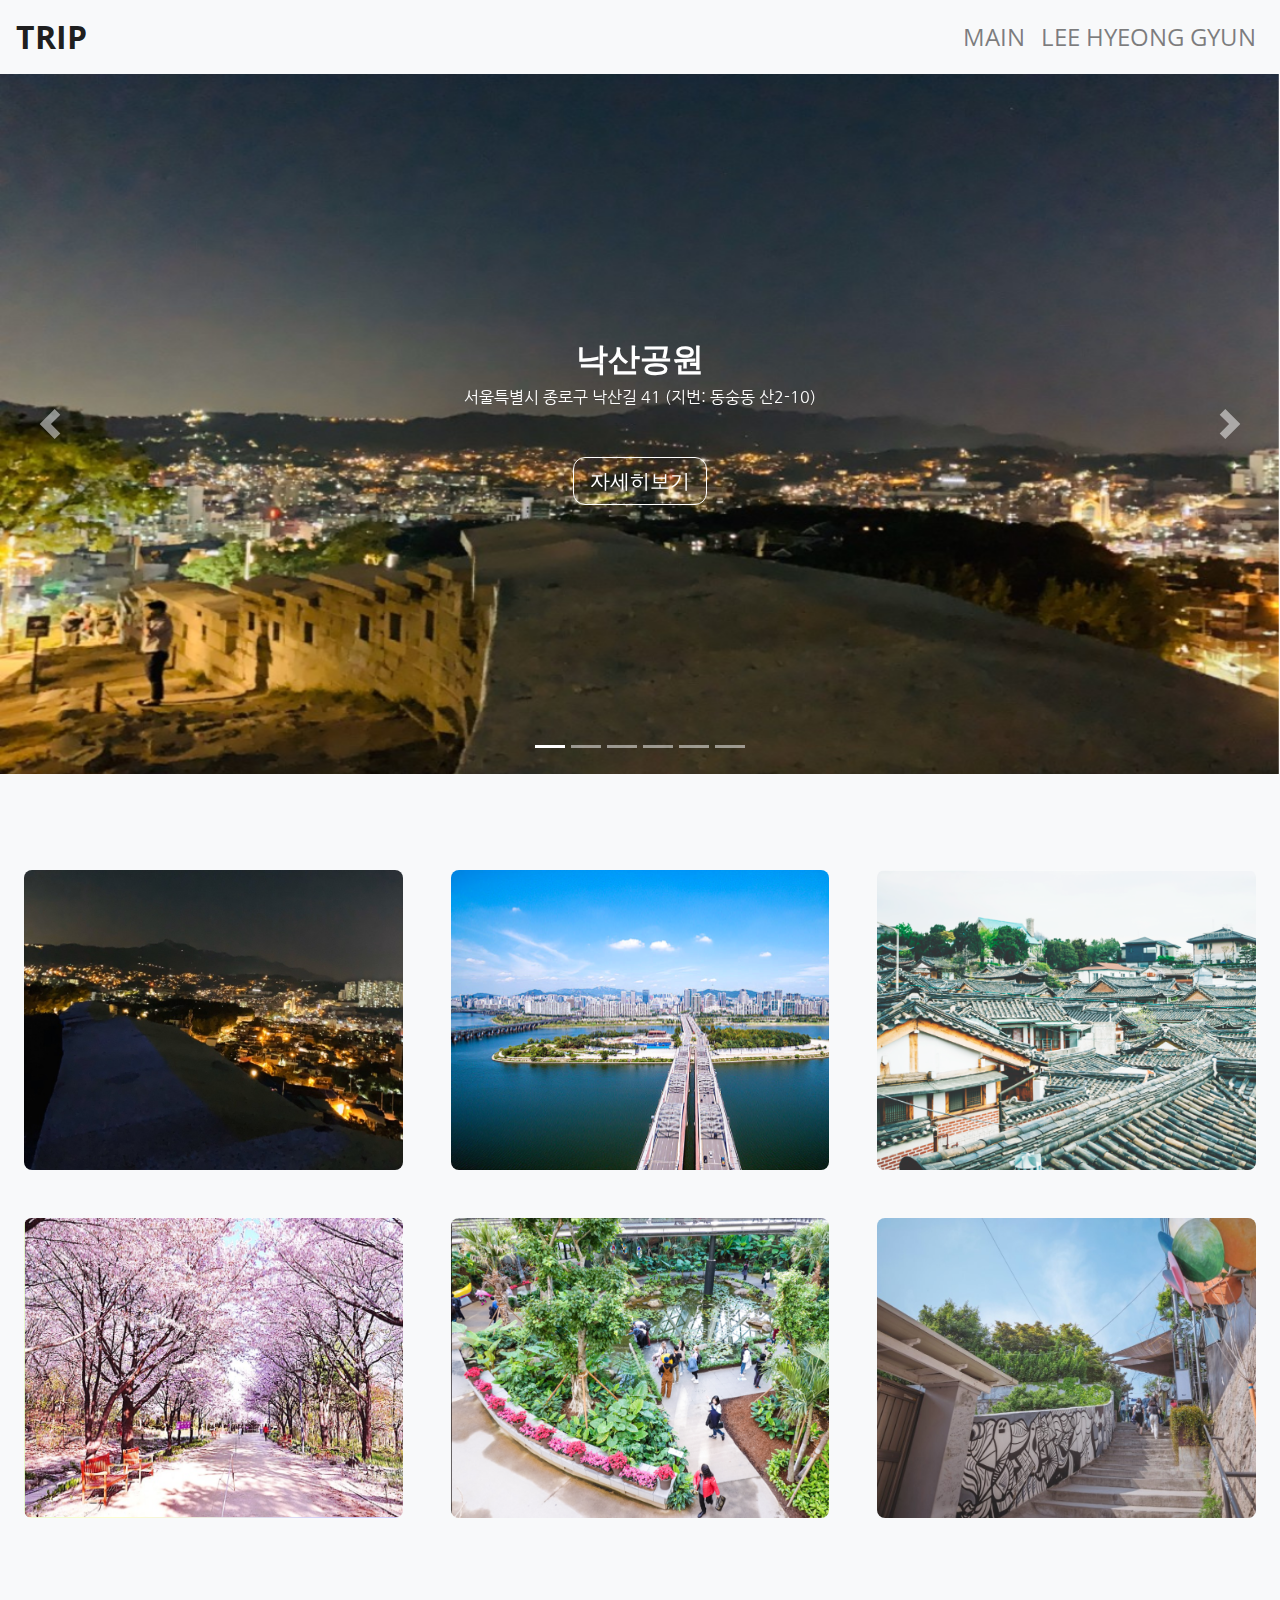
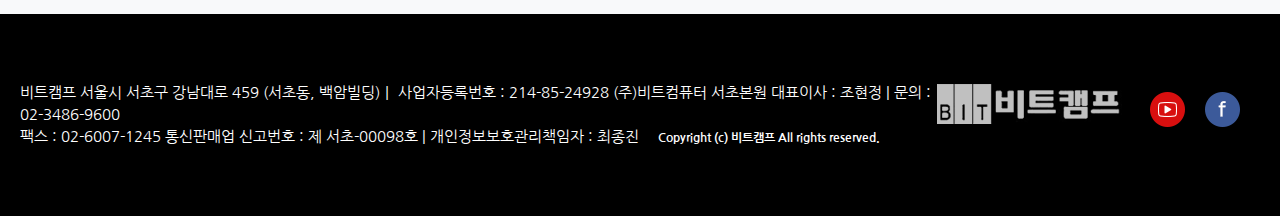
<file: index.html>
<!DOCTYPE html>
<html lang="en">

<head>
  <meta charset="UTF-8">
  <meta name="viewport" content="width=device-width, initial-scale=1.0">
  <link href="https://fonts.googleapis.com/css2?family=Open+Sans+Condensed:ital,wght@0,300;0,700;1,300&display=swap"
    rel="stylesheet">
  <title>Trip</title>
  <link href="fontawesome-free-5.13.0-web/css/fontawesome.css" rel="stylesheet">
  <link href="fontawesome-free-5.13.0-web/css/brands.css" rel="stylesheet">
  <link href="fontawesome-free-5.13.0-web/css/solid.css" rel="stylesheet">
  <link href="https://fonts.googleapis.com/css2?family=Nanum+Gothic&display=swap" rel="stylesheet">

</head>

<body class="scroll-assist">
<div id="#top">

  <div class="navsize">
    <nav class="navbar navbar-expand-lg navbar-light bg-light fixed-top">
      <a class="navbar-brand" href="index.html">TRIP</a>
      <button class="navbar-toggler" type="button" data-toggle="collapse" data-target="#navbarSupportedContent"
        aria-controls="navbarSupportedContent" aria-expanded="false" aria-label="Toggle navigation">
        <span class="navbar-toggler-icon"></span>
      </button>

      <div class="collapse navbar-collapse" id="navbarSupportedContent">
        <ul class="navbar-nav ml-auto">
          <li class="nav-item">
            <a class="nav-link" href="index.html">MAIN</a>
          </li>
          <li class="nav-item">
            <a class="nav-link" href="personal_hyeonggyun.html">LEE HYEONG GYUN</a>
          </li>
      </div>
    </nav>
  </div>

  <div class="main-container">
    <div id="carouselExampleIndicators" class="carousel slide" data-ride="carousel">
      <ol class="carousel-indicators">
        <li data-target="#carouselExampleIndicators" data-slide-to="0" class="active"></li>
        <li data-target="#carouselExampleIndicators" data-slide-to="1"></li>
        <li data-target="#carouselExampleIndicators" data-slide-to="2"></li>
        <li data-target="#carouselExampleIndicators" data-slide-to="3"></li>
        <li data-target="#carouselExampleIndicators" data-slide-to="4"></li>
        <li data-target="#carouselExampleIndicators" data-slide-to="5"></li>
      </ol>
      <div class="carousel-inner">
        <div class="carousel-item active">
          <a class="main-title" href="Sub1page.html">
            <img class="d-block w-100" src="project_images/낙산공원01.PNG" alt="First slide">
            <div class="carousel-caption d-none d-md-block">
              <h2 class="title-text">낙산공원</h2>
              <p class="subtitle-text">서울특별시 종로구 낙산길 41 (지번: 동숭동 산2-10)</p>
              <div class="btn btn-lg mt32 btn-white">
                자세히보기
              </div>
            </div>
          </a></div>
        <div class="carousel-item">
          <a class="main-title" href="Sub2page.html">
            <img class="d-block w-100" src="project_images/노들섬01.PNG" alt="Second slide">
            <div class="carousel-caption d-none d-md-block">
              <h2 class="title-text">노들섬</h2>
              <p class="subtitle-text">서울특별시 용산구 양녕로 445 (지번: 이촌동 302의 6)</p>
              <div class="btn btn-lg mt32 btn-white">
                자세히보기
              </div>
            </div>
          </a></div>
        <div class="carousel-item">
          <a class="main-title" href="Sub3page.html">
            <img class="d-block w-100" src="project_images/북촌한옥마을01.PNG" alt="Third slide">
            <div class="carousel-caption d-none d-md-block">
              <h2 class="title-text">북촌 한옥마을</h2>
              <p class="subtitle-text">서울특별시 종로구 계동길 37 (지번 : 계동 105 북촌문화센터)</p>
              <div class="btn btn-lg mt32 btn-white">
                자세히보기
              </div>
            </div>
          </a></div>
        <div class="carousel-item">
          <a class="main-title" href="Sub4page.html">
            <img class="d-block w-100" src="project_images/서울숲05.PNG" alt="Fourth slide">
            <div class="carousel-caption d-none d-md-block">
              <h2 class="title-text">서울숲</h2>
              <p class="subtitle-text">서울 성동구 뚝섬로 273 (지번 : 성수동1가 685-1) </p>
              <div class="btn btn-lg mt32 btn-white">
                자세히보기
              </div>
            </div>
          </a></div>
          <div class="carousel-item">
            <a class="main-title" href="Sub5page.html">
              <img class="d-block w-100" src="project_images/서울식물원04.PNG" alt="Fifth slide">
              <div class="carousel-caption d-none d-md-block">
                <h2 class="title-text">서울식물원</h2>
                <p class="subtitle-text">서울 강서구 마곡동로 161 서울식물원 (지번: 마곡동 812 서울식물원)</p>
                <div class="btn btn-lg mt32 btn-white">
                  자세히보기
                </div>
              </div>
            </a></div>
            <div class="carousel-item">
              <a class="main-title" href="Sub6page.html">
                <img class="d-block w-100" src="project_images/이화마을02.PNG" alt="Sixth slide">
                <div class="carousel-caption d-none d-md-block">
                  <h2 class="title-text">이화벽화마을</h2>
                  <p class="subtitle-text">서울 종로구 이화장길 70-11 (지번: 동숭동 199-10)</p>
                  <div class="btn btn-lg mt32 btn-white">
                    자세히보기
                  </div>
                </div>
              </a></div>
      </div>
      <a class="carousel-control-prev" href="#carouselExampleIndicators" role="button" data-slide="prev">
        <span class="carousel-control-prev-icon" aria-hidden="true"></span>
        <span class="sr-only">Previous</span>
      </a>
      <a class="carousel-control-next" href="#carouselExampleIndicators" role="button" data-slide="next">
        <span class="carousel-control-next-icon" aria-hidden="true"></span>
        <span class="sr-only">Next</span>
      </a>
    </div>
    
    <section class="page-section portfolio" id="portfolio">
      <div class="container">

        <!-- Portfolio Grid Items-->
        <div class="row">
          <!-- Portfolio Item 1-->
          <a href="Sub1page.html">
          <div class="col-md-6 col-lg-4 mb-5">
            <div class="portfolio-item mx-auto" data-toggle="modal" data-target="#portfolioModal1">
              <div class="portfolio-item-caption d-flex align-items-center justify-content-center h-100 w-100">
                <div class="portfolio-item-caption-content text-center text-white"><i class="fas fa-plus fa-3x"></i>
                </div>
              </div>
              <img class="img-fluid" src="project_images/낙산공원05.PNG" alt="" />
            </div>
          </a></div>
          <!-- Portfolio Item 2-->
          <a href="Sub2page.html">
          <div class="col-md-6 col-lg-4 mb-5">
            <div class="portfolio-item mx-auto" data-toggle="modal" data-target="#portfolioModal2">
              <div class="portfolio-item-caption d-flex align-items-center justify-content-center h-100 w-100">
                <div class="portfolio-item-caption-content text-center text-white"><i class="fas fa-plus fa-3x"></i>
                </div>
              </div>
              <img class="img-fluid" src="project_images/노들섬05.PNG" alt="" />
            </div>
          </a></div>
          <!-- Portfolio Item 3-->
          <a href="Sub3page.html">
          <div class="col-md-6 col-lg-4 mb-5">
            <div class="portfolio-item mx-auto" data-toggle="modal" data-target="#portfolioModal3">
              <div class="portfolio-item-caption d-flex align-items-center justify-content-center h-100 w-100">
                <div class="portfolio-item-caption-content text-center text-white"><i class="fas fa-plus fa-3x"></i>
                </div>
              </div>
              <img class="img-fluid" src="project_images/북촌한옥마을02.PNG" alt="" />
            </div>
          </a></div>
          <!-- Portfolio Item 4-->
          <a href="Sub4page.html">
          <div class="col-md-6 col-lg-4 mb-5 mb-lg-0">
            <div class="portfolio-item mx-auto" data-toggle="modal" data-target="#portfolioModal4">
              <div class="portfolio-item-caption d-flex align-items-center justify-content-center h-100 w-100">
                <div class="portfolio-item-caption-content text-center text-white"><i class="fas fa-plus fa-3x"></i>
                </div>
              </div>
              <img class="img-fluid" src="project_images/서울숲06.PNG" alt="" />
            </div>
          </a></div>
          <!-- Portfolio Item 5-->
          <a href="Sub5page.html">
          <div class="col-md-6 col-lg-4 mb-5 mb-md-0">
            <div class="portfolio-item mx-auto" data-toggle="modal" data-target="#portfolioModal5">
              <div class="portfolio-item-caption d-flex align-items-center justify-content-center h-100 w-100">
                <div class="portfolio-item-caption-content text-center text-white"><i class="fas fa-plus fa-3x"></i>
                </div>
              </div>
              <img class="img-fluid" src="project_images/서울식물원01.PNG" alt="" />
            </div>
          </a></div>
          <!-- Portfolio Item 6-->
          <a href="Sub6page.html">
          <div class="col-md-6 col-lg-4">
            <div class="portfolio-item mx-auto" data-toggle="modal" data-target="#portfolioModal6">
              <div class="portfolio-item-caption d-flex align-items-center justify-content-center h-100 w-100">
                <div class="portfolio-item-caption-content text-center text-white"><i class="fas fa-plus fa-3x"></i>
                </div>
              </div>
              <img class="img-fluid" src="project_images/이화벽화마을01.PNG" alt="" />
            </div>
          </a></div>
        </div>
      </div>
    </section>


    <footer>
      <div class="footer">
        <div id="logo">
          <a href="https://www.facebook.com/www.bitacademy.net">
            <img id="fblogo" src="logos/sns_btn(f).png"></a>
          <a href="https://www.youtube.com/channel/UC7x4kHikdrv-UWoIeUzXDNw">
            <img id="ytlogo" src="logos/sns_btn3(y).png"></a>
          <img id="bitlogo" src="logos/footer-logo.png">
        </div>
      <p class="footertext" style="font-size:11pt">
        비트캠프 서울시 서초구 강남대로 459 (서초동, 백암빌딩)｜ 사업자등록번호 : 214-85-24928   
        (주)비트컴퓨터 서초본원 대표이사 : 조현정 | 문의 : 02-3486-9600 <br> 팩스 : 02-6007-1245
        통신판매업 신고번호 : 제 서초-00098호 | 개인정보보호관리책임자 : 최종진
        <strong style="font-size: 9pt; margin-left: 15px;">Copyright (c) 비트캠프 All rights reserved.</strong>
      </p>
      </div>
    </footer>

  </div>
</div>
</div>
<link href="styles.css" rel="stylesheet" />
<link rel="stylesheet" href="Main.css">
<!-- Bootstrap core JS-->
<script src="https://cdnjs.cloudflare.com/ajax/libs/jquery/3.4.1/jquery.min.js"></script>
<script src="js/bootstrap.bundle.min.js"></script>
</body>
</html>
</file>
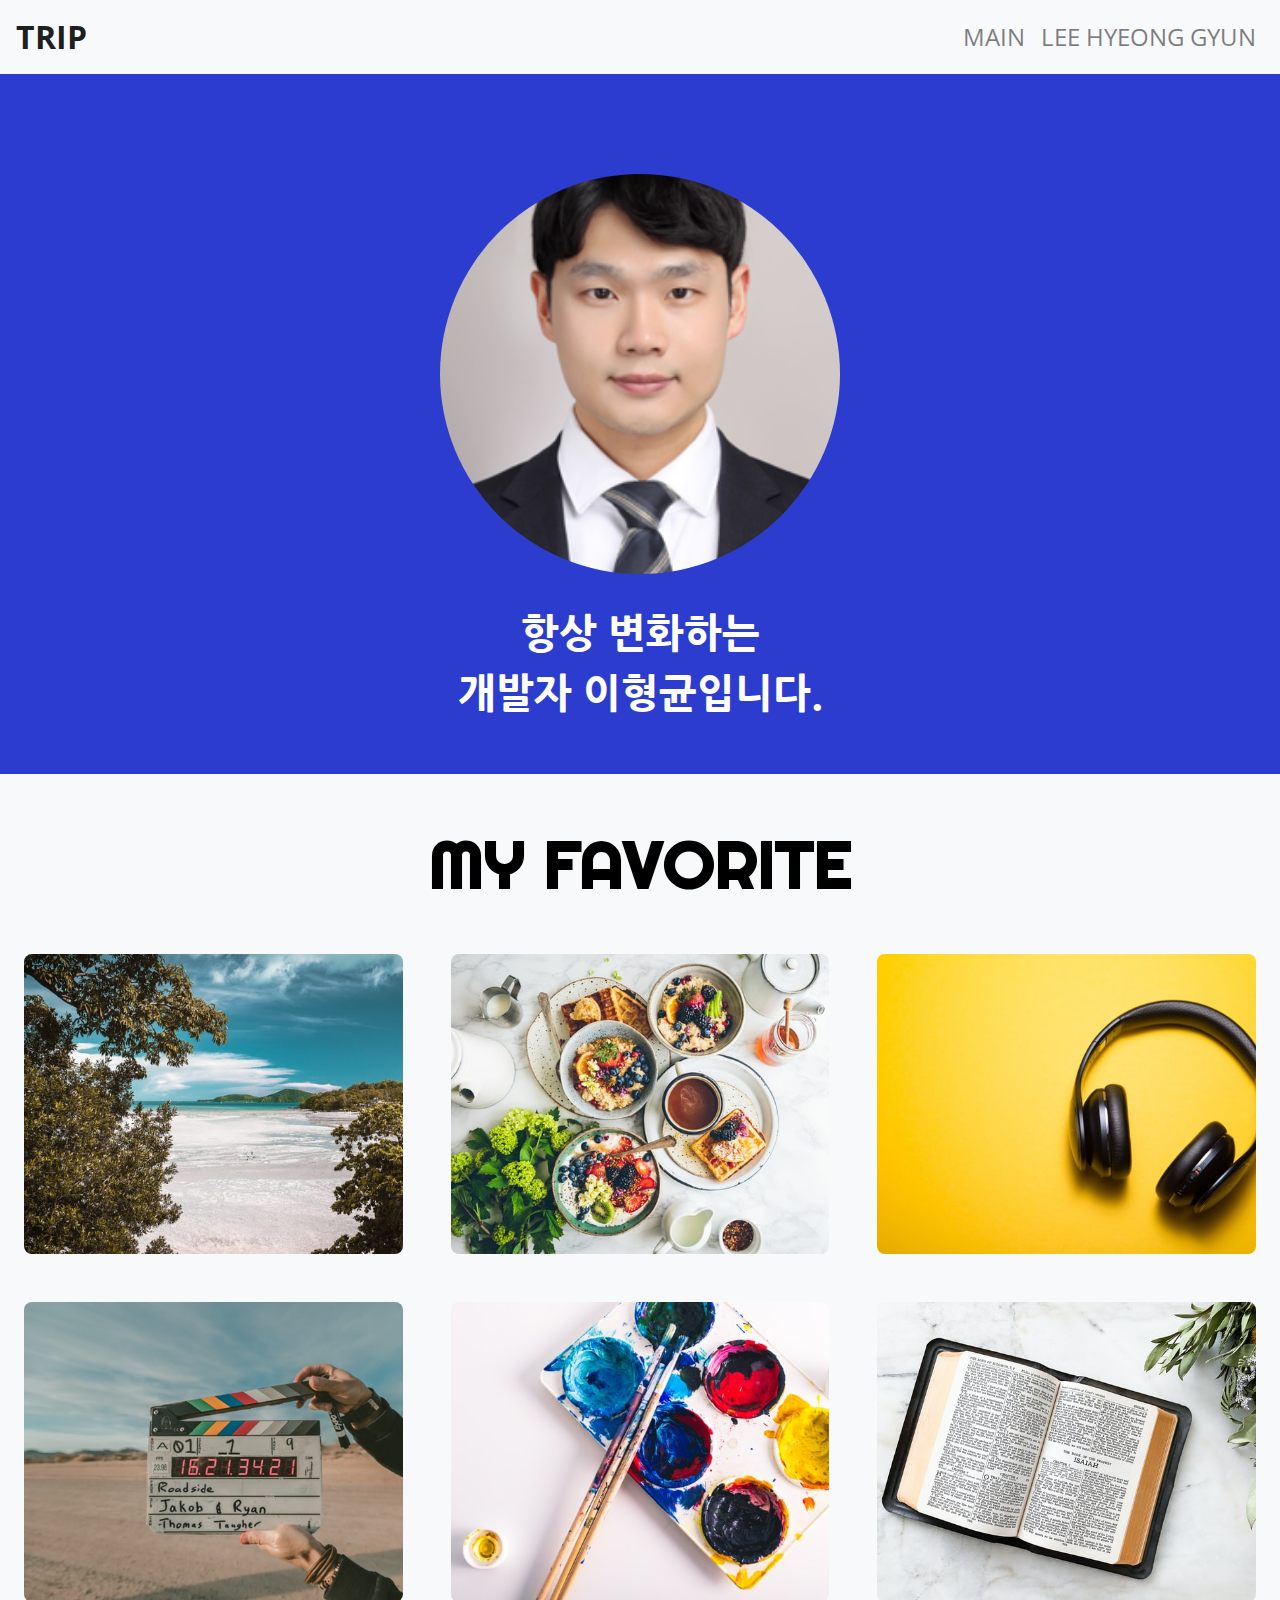
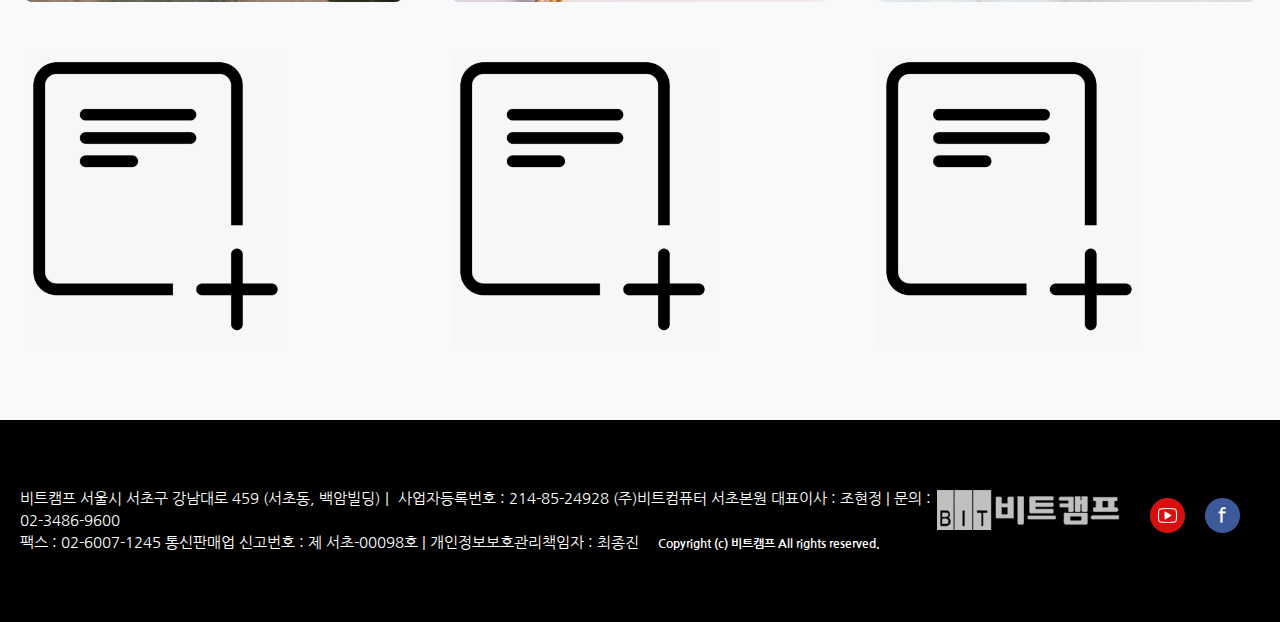
<file: personal_hyeonggyun.html>
<!DOCTYPE html>
<html lang="en">

<head>
  <meta charset="UTF-8">
  <meta name="viewport" content="width=device-width, initial-scale=1.0">
  <link href="https://fonts.googleapis.com/css2?family=Open+Sans+Condensed:ital,wght@0,300;0,700;1,300&display=swap"
    rel="stylesheet">
  <title>Trip</title>
  <link rel="stylesheet" href="https://stackpath.bootstrapcdn.com/bootstrap/4.1.3/css/bootstrap.min.css">
  <link href="fontawesome-free-5.13.0-web/css/fontawesome.css" rel="stylesheet">
  <link href="fontawesome-free-5.13.0-web/css/brands.css" rel="stylesheet">
  <link href="fontawesome-free-5.13.0-web/css/solid.css" rel="stylesheet">
  <link href="https://fonts.googleapis.com/css2?family=Nanum+Gothic&display=swap" rel="stylesheet">
  <link href="https://fonts.googleapis.com/css2?family=Righteous&display=swap" rel="stylesheet">
  <script src="http://code.jquery.com/jquery-1.11.1.min.js"></script>

</head>
<script>
  $(document).ready(function(){
    $('.col-md-6 col-lg-4 mb-5').click(function(){
        var $href = $(this).attr('href');
        layer_popup($href);
    });
  })

    function layer_popup(el){

        var $el = $(el);        //레이어의 id를 $el 변수에 저장

        $el.fadeIn();

        var $elWidth = ~~($el.outerWidth()),
            $elHeight = ~~($el.outerHeight()),
            docWidth = $(document).width(),
            docHeight = $(document).height();

        // // 화면의 중앙에 레이어를 띄운다.
        // if ($elHeight < docHeight || $elWidth < docWidth) {
        //     $el.css({
        //         marginTop: -$elHeight /2,
        //         marginLeft: -$elWidth/2
        //     })
        // } else {
        //     $el.css({top: 0, left: 0});
        // }
        ($el).css( {left:$(window).scrollLeft() + ($(window).width() - $($el).width()) / 2 });
        ($el).css( {top:$(window).scrollTop() + ($(window).height() - $($el).height()) / 2 });



        $el.find('a.btn-layerClose').click(function(){
            $el.fadeOut(); // 닫기 버튼을 클릭하면 레이어가 닫힌다.
            return false;
        });

        $('.layer .dimBg').click(function(){
            $('.dim-layer').fadeOut();
            return false;
        });

    }


</script>

<body class="scroll-assist">
<div id="#top">

  <div class="navsize">
    <nav class="navbar navbar-expand-lg navbar-light bg-light fixed-top">
      <a class="navbar-brand" href="index.html">TRIP</a>
      <button class="navbar-toggler" type="button" data-toggle="collapse" data-target="#navbarSupportedContent"
        aria-controls="navbarSupportedContent" aria-expanded="false" aria-label="Toggle navigation">
        <span class="navbar-toggler-icon"></span>
      </button>

      <div class="collapse navbar-collapse" id="navbarSupportedContent">
        <ul class="navbar-nav ml-auto">
          <li class="nav-item">
            <a class="nav-link" href="index.html">MAIN</a>
          </li>
          <li class="nav-item">
            <a class="nav-link" href="personal_hyeonggyun.html">LEE HYEONG GYUN</a>
          </li>
      </div>
    </nav>
  </div>

  
  <div class="main-container">
    <div id="profile" style="background-color: #2c3cce">
      <div id="propic">
        <!-- 자신의 프로필사진 경로를 아래에 입력 -->
        <img id="selfi" src="images/hyeong.jpg">
      </div>
      <p id="profiletext" style="font-size: 15pt; font-weight: bolder;"> 
        <strong style="font-size: 30pt;">항상 변화하는<br>개발자 이형균입니다.</strong>
    </div>
    <div>
      <h1 ID="favor">MY FAVORITE</h1>
    </div>

    <section class="page-section portfolio" id="portfolio">
      <div class="container">
        <!-- 자신의 취향 입력(6개) -->
        <!-- Portfolio Grid Items-->
        <div class="row">
          <!-- Portfolio Item 1-->
          <div class="col-md-6 col-lg-4 mb-5">
            <a href="javascript:layer_popup(layer1);">
            <div class="portfolio-item mx-auto" data-toggle="modal" data-target="#portfolioModal1">
              <div class="portfolio-item-caption d-flex align-items-center justify-content-center h-100 w-100">
                <div class="portfolio-item-caption-content text-center text-white">
                  <p style="font-weight: bold">좋아하는 장소</p>
                  <p style="font-size: 13pt;">낙산공원</p>
                  
                </div>
              </div>
                <img class="img-fluid" src="images/place2.jpg" alt=""/>
            </div>
            </a>
          </div>

          <!-- Portfolio Item 2-->
          <div class="col-md-6 col-lg-4 mb-5">
            <a href="javascript:layer_popup(layer2);">
            <div class="portfolio-item mx-auto" data-toggle="modal" data-target="#portfolioModal2">
              <div class="portfolio-item-caption d-flex align-items-center justify-content-center h-100 w-100">
                <div class="portfolio-item-caption-content text-center text-white">
                  <p style="font-weight: bold">좋아하는 음식</p>
                  <p style="font-size: 13pt;">치킨</p>
                </div>
              </div>
              <img class="img-fluid" src="images/food.jpg" alt="" />
            </div>
          </a>
          </div>

          <!-- Portfolio Item 3-->
          <div class="col-md-6 col-lg-4 mb-5">
            <a href="javascript:layer_popup(layer3);">
            <div class="portfolio-item mx-auto" data-toggle="modal" data-target="#portfolioModal3">
              <div class="portfolio-item-caption d-flex align-items-center justify-content-center h-100 w-100">
                <div class="portfolio-item-caption-content text-center text-white">
                  <p style="font-weight: bold">좋아하는 음악</p>
                  <p style="font-size: 13pt;">유재하 - 사랑하기 때문에</p>
                </div>
              </div>
              <img class="img-fluid" src="images/music.jpg" alt="" />
            </div>
          </a>
          </div>
          <!-- Portfolio Item 4-->
          <div class="col-md-6 col-lg-4 mb-5">
            <a href="javascript:layer_popup(layer4);">
            <div class="portfolio-item mx-auto" data-toggle="modal" data-target="#portfolioModal4">
              <div class="portfolio-item-caption d-flex align-items-center justify-content-center h-100 w-100">
                <div class="portfolio-item-caption-content text-center text-white">
                  <p style="font-weight: bold">좋아하는 영화</p>
                  <p style="font-size: 13pt;">사랑의 블랙홀</p>
                </div>
              </div>
              <img class="img-fluid" src="images/movie.jpg" alt="" />
            </div>
          </a>
          </div>
          <!-- Portfolio Item 5-->
          <div class="col-md-6 col-lg-4 mb-5 mb-md-0">
            <a href="javascript:layer_popup(layer5);">
            <div class="portfolio-item mx-auto" data-toggle="modal" data-target="#portfolioModal5">
              <div class="portfolio-item-caption d-flex align-items-center justify-content-center h-100 w-100">
                <div class="portfolio-item-caption-content text-center text-white">
                  <p style="font-weight: bold">좋아하는 취미</p>
                  <p style="font-size: 13pt;">독서</p>
                </div>
              </div>
              <img class="img-fluid" src="images/hobby1.jpg" alt="" />
            </div>
          </a>
          </div>
          <!-- Portfolio Item 6-->
          <div class="col-md-6 col-lg-4">
            <a href="javascript:layer_popup(layer6);">
            <div class="portfolio-item mx-auto" data-toggle="modal" data-target="#portfolioModal6">
              <div class="portfolio-item-caption d-flex align-items-center justify-content-center h-100 w-100">
                <div class="portfolio-item-caption-content text-center text-white">
                  <p style="font-weight: bold">좋아하는 책</p>
                  <p style="font-size: 13pt;">데미안</p>
                </div>
              </div>
              <img class="img-fluid" src="images/book2.jpg" alt="" />
            </div>
          </a>
          </div>
           <!-- Portfolio Item 7-->
          <div class="col-md-6 col-lg-4">
            <a href="javascript:layer_popup(layer7);">
            <div class="portfolio-item mx-auto" data-toggle="modal" data-target="#portfolioModal6">
              <div class="portfolio-item-caption d-flex align-items-center justify-content-center h-100 w-100">
                <div class="portfolio-item-caption-content text-center text-white">
                  <p style="font-weight: bold">아이디어</p>
                  <p style="font-size: 13pt;">Page 1</p>
                </div>
              </div>
              <img class="img-fluid" src="images/131-1318752_add-note-add-note-icon-png-transparent-png.png" alt="" />
            </div>
          </a>
          </div>
           <!-- Portfolio Item 8-->
          <div class="col-md-6 col-lg-4">
            <a href="javascript:layer_popup(layer8);">
            <div class="portfolio-item mx-auto" data-toggle="modal" data-target="#portfolioModal6">
              <div class="portfolio-item-caption d-flex align-items-center justify-content-center h-100 w-100">
                <div class="portfolio-item-caption-content text-center text-white">
                  <p style="font-weight: bold">아이디어</p>
                  <p style="font-size: 13pt;">Page 2</p>
                </div>
              </div>
              <img class="img-fluid" src="images/131-1318752_add-note-add-note-icon-png-transparent-png.png" alt="" />
            </div>
          </a>
          </div>
           <!-- Portfolio Item 9-->
          <div class="col-md-6 col-lg-4">
            <a href="javascript:layer_popup(layer9);">
            <div class="portfolio-item mx-auto" data-toggle="modal" data-target="#portfolioModal6">
              <div class="portfolio-item-caption d-flex align-items-center justify-content-center h-100 w-100">
                <div class="portfolio-item-caption-content text-center text-white">
                  <p style="font-weight: bold">아이디어</p>
                  <p style="font-size: 13pt;">Page 2</p>
                </div>
              </div>
              <img class="img-fluid" src="images/131-1318752_add-note-add-note-icon-png-transparent-png.png" alt="" />
            </div>
          </a>
          </div6

        </div>
      </div>
    </section>

    <div id="layer1" class="pop-layer" style="border: 5px solid #ffd32a;">
      <span class="modalWindow"></span>
      <div class="pop-container">
          <div class="pop-conts">
              <!--content //-->
              <img class="img-pop" src="images/place2.jpg" style="border: 3px solid #ffd32a;">
              <p class="ctxt mb20" style="font-family: 'Nanum Gothic', sans-serif;">
               저녁 야경이 너무 아름다워 가끔 생각이 많거나 힐링이 필요할 때 찾아갑니다.
              </p>
              <div class="btn-r">
                  <a href="#" class="btn-layerClose">Close</a>
              </div>
              <!--// content-->
          </div>
      </div>
  </div>

  <div id="layer2" class="pop-layer" style="border: 5px solid #ffd32a;">
    <span class="modalWindow"></span>
    <div class="pop-container">
        <div class="pop-conts">
            <!--content //-->
            <img class="img-pop" src="images/food.jpg" style="border: 3px solid #ffd32a;">
            <p class="ctxt mb20" style="font-family: 'Nanum Gothic', sans-serif;">
              "오늘 먹을 치킨을 내일로 미루지 말라"
            </p>
            <div class="btn-r">
                <a href="#" class="btn-layerClose">Close</a>
            </div>
            <!--// content-->
        </div>
    </div>
</div>

<div id="layer3" class="pop-layer" style="border: 5px solid #ffd32a;">
  <span class="modalWindow"></span>
  <div class="pop-container">
      <div class="pop-conts">
          <!--content //-->
          <img class="img-pop" src="images/music.jpg" style="border: 3px solid #ffd32a;">
          <p class="ctxt mb20" style="font-family: 'Nanum Gothic', sans-serif;">
            유재하의 차분한 목소리도 좋지만 가사 때문에 더 좋아하는 노래입니다.
          </p>
          <div class="btn-r">
              <a href="#" class="btn-layerClose">Close</a>
          </div>
          <!--// content-->
      </div>
  </div>
</div>

<div id="layer4" class="pop-layer" style="border: 5px solid #ffd32a;">
  <span class="modalWindow"></span>
  <div class="pop-container">
      <div class="pop-conts">
          <!--content //-->
          <img class="img-pop" src="images/movie.jpg" style="border: 3px solid #ffd32a;">
          <p class="ctxt mb20" style="font-family: 'Nanum Gothic', sans-serif;">
            영화의 원제는 |Groundhog Day| 이며 무뚝뚝한 남자가 사랑을 얻기 위해 변해가는 과정을 다룬 영화입니다.
          </p>
          <div class="btn-r">
              <a href="#" class="btn-layerClose">Close</a>
          </div>
          <!--// content-->
      </div>
  </div>
</div>

<div id="layer5" class="pop-layer" style="border: 5px solid #ffd32a;">
  <span class="modalWindow"></span>
  <div class="pop-container">
      <div class="pop-conts">
          <!--content //-->
          <img class="img-pop" src="images/hobby1.jpg" style="border: 3px solid #ffd32a;">
          <p class="ctxt mb20" style="font-family: 'Nanum Gothic', sans-serif;">
            혼자 집안에서 책을 보는것을 좋아합니다.
          </p>
          <div class="btn-r">
              <a href="#" class="btn-layerClose">Close</a>
          </div>
          <!--// content-->
      </div>
  </div>
</div>

<div id="layer6" class="pop-layer" style="border: 5px solid #ffd32a;">
  <span class="modalWindow"></span>
  <div class="pop-container">
      <div class="pop-conts">
          <!--content //-->
          <img class="img-pop" src="images/book2.jpg" style="border: 3px solid #ffd32a;">
          <p class="ctxt mb20" style="font-family: 'Nanum Gothic', sans-serif;">
            헤르만 헤세의 소설로 모든 인간의 삶은 각자 자신에게로 이르는 길이다. 라는 구절을 좋아합니다. 
          </p>
          <div class="btn-r">
              <a href="#" class="btn-layerClose">Close</a>
          </div>
          <!--// content-->
      </div>
  </div>
</div>

<div id="layer7" class="pop-layer" style="border: 5px solid #ffd32a;">
  <span class="modalWindow"></span>
  <div class="pop-container">
      <div class="pop-conts">
          <!--content //-->
          <img class="img-pop" src="images/page3.jpg" style="border: 3px solid #ffd32a; width: 650px; height: 700px;">
          <p class="ctxt mb20" style="font-family: 'Nanum Gothic', sans-serif;">
            page 1 회의 내용 및 스케치
          </p>
          <div class="btn-r">
              <a href="#" class="btn-layerClose">Close</a>
          </div>
          <!--// content-->
      </div>
  </div>
</div>

<div id="layer8" class="pop-layer" style="border: 5px solid #ffd32a;">
  <span class="modalWindow"></span>
  <div class="pop-container">
      <div class="pop-conts">
          <!--content //-->
          <img class="img-pop" src="images/page2.jpg" style="border: 3px solid #ffd32a; width: 650px; height: 700px;">
          <p class="ctxt mb20" style="font-family: 'Nanum Gothic', sans-serif;">
            page 2 회의 내용 및 스케치
          </p>
          <div class="btn-r">
              <a href="#" class="btn-layerClose">Close</a>
          </div>
          <!--// content-->
      </div>
  </div>  
</div>

<div id="layer9" class="pop-layer" style="border: 5px solid #ffd32a;">
  <span class="modalWindow"></span>
  <div class="pop-container">
      <div class="pop-conts">
          <!--content //-->
          <img class="img-pop" src="images/page1.jpg" style="border: 3px solid #ffd32a; width: 650px; height: 700px;">
          <p class="ctxt mb20" style="font-family: 'Nanum Gothic', sans-serif;">
            page 3 회의 내용 및 스케치
          </p>
          <div class="btn-r">
              <a href="#" class="btn-layerClose">Close</a>
          </div>
          <!--// content-->
      </div>
  </div>
</div>




    <footer>
      <div class="footer">
        <div id="logo">
        <a href="https://www.facebook.com/www.bitacademy.net">
          <img id="fblogo" src="logos/sns_btn(f).png"></a>
        <a href="https://www.youtube.com/channel/UC7x4kHikdrv-UWoIeUzXDNw">
          <img id="ytlogo" src="logos/sns_btn3(y).png"></a>
        <img id="bitlogo" src="logos/footer-logo.png">
      </div>
        <p class="footertext" style="font-size:11pt">
          비트캠프 서울시 서초구 강남대로 459 (서초동, 백암빌딩)｜ 사업자등록번호 : 214-85-24928   
          (주)비트컴퓨터 서초본원 대표이사 : 조현정 | 문의 : 02-3486-9600 <br> 팩스 : 02-6007-1245
          통신판매업 신고번호 : 제 서초-00098호 | 개인정보보호관리책임자 : 최종진
          <strong style="font-size: 9pt; margin-left: 15px;">Copyright (c) 비트캠프 All rights reserved.</strong>
        </p>
      </div>
    </footer>

  </div>
</div>
</div>
<link href="styles.css" rel="stylesheet" />
<link rel="stylesheet" href="personal.css">
<!-- Bootstrap core JS-->
<script src="https://cdnjs.cloudflare.com/ajax/libs/jquery/3.4.1/jquery.min.js"></script>
<script src="https://stackpath.bootstrapcdn.com/bootstrap/4.4.1/js/bootstrap.bundle.min.js"></script>
</body>
</html>
</file>
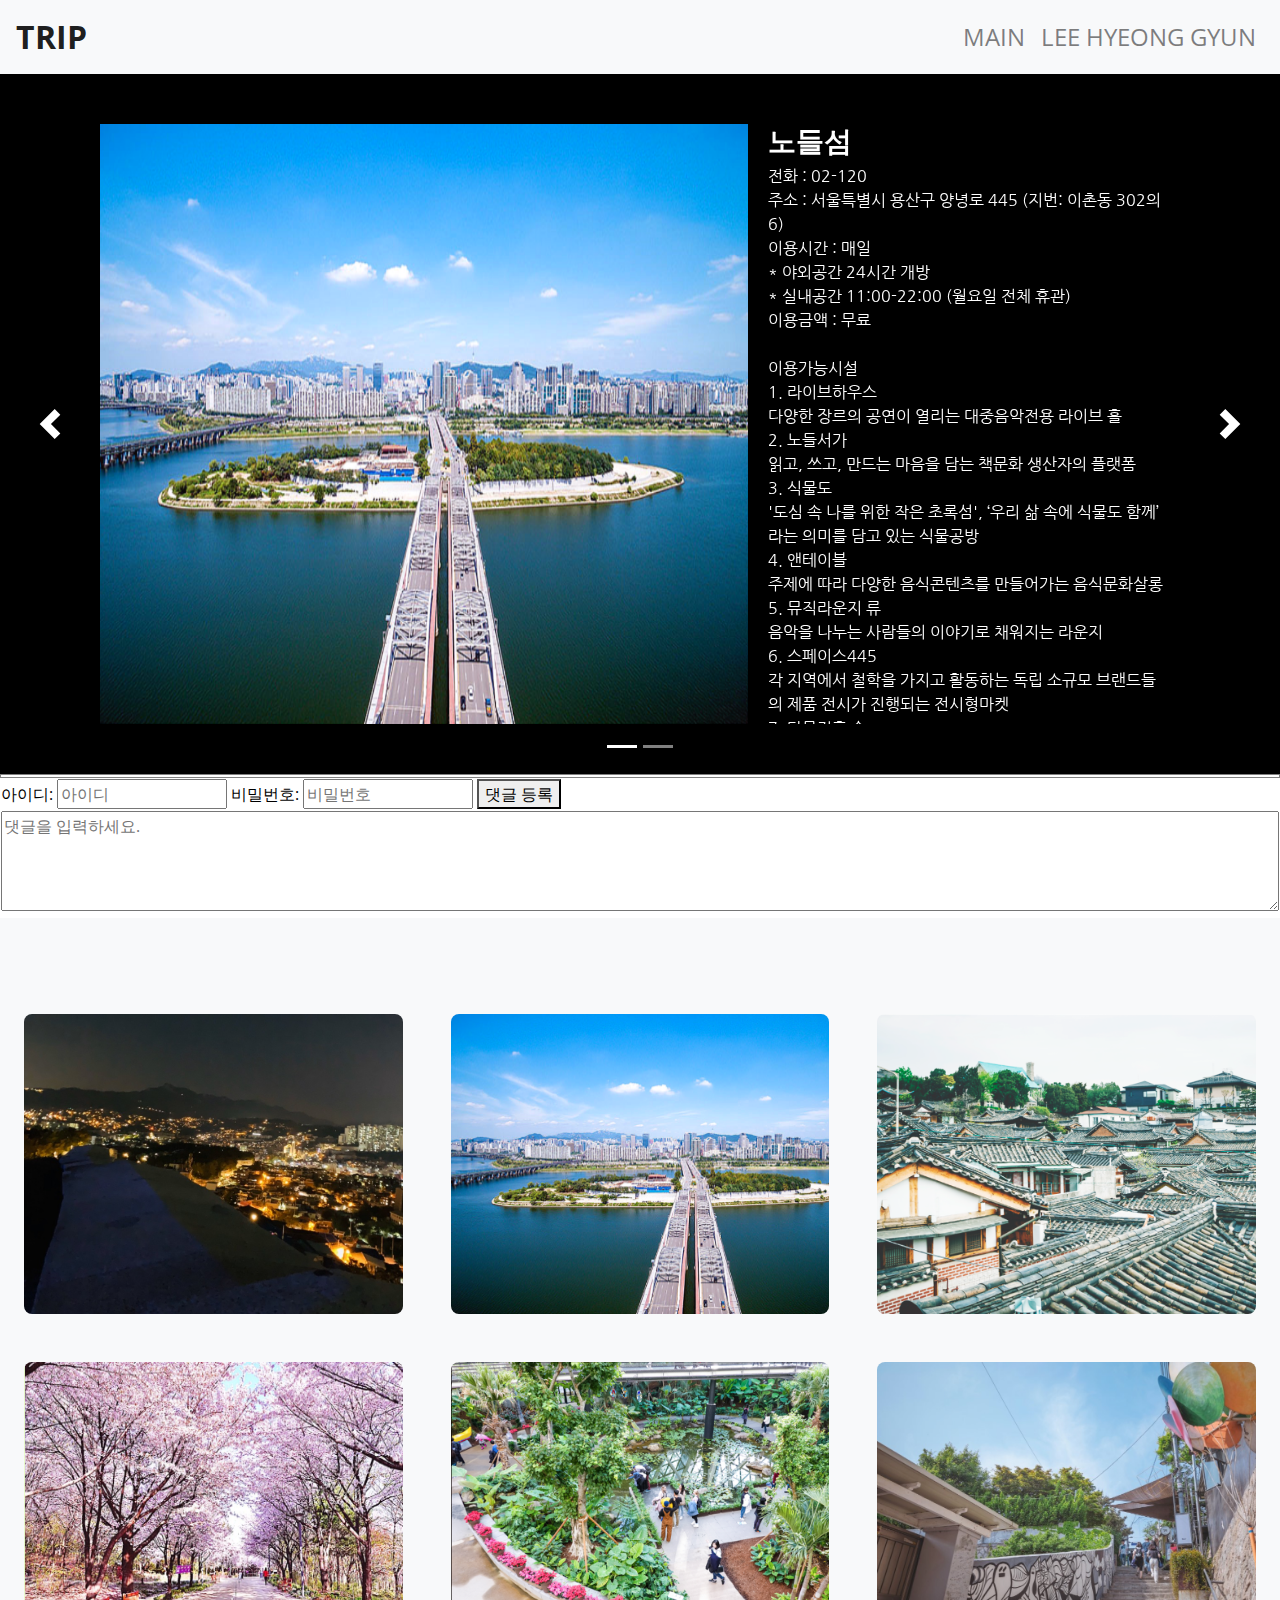
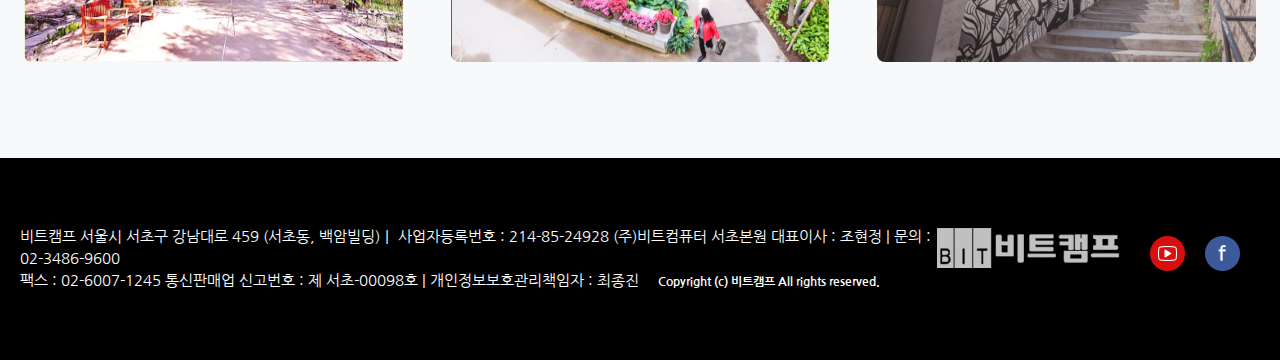
<file: Sub2page.html>
<!DOCTYPE html>
<html lang="en">

<head>
  <meta charset="UTF-8">
  <meta name="viewport" content="width=device-width, initial-scale=1.0">
  <link href="https://fonts.googleapis.com/css2?family=Open+Sans+Condensed:ital,wght@0,300;0,700;1,300&display=swap"
    rel="stylesheet">
  <title>Trip</title>
  <link href="fontawesome-free-5.13.0-web/css/fontawesome.css" rel="stylesheet">
  <link href="fontawesome-free-5.13.0-web/css/brands.css" rel="stylesheet">
  <link href="fontawesome-free-5.13.0-web/css/solid.css" rel="stylesheet">
  <link href="https://fonts.googleapis.com/css2?family=Nanum+Gothic&display=swap" rel="stylesheet">


</head>

<body class="scroll-assist">
  <div id="#top">

    <div class="navsize">
      <nav class="navbar navbar-expand-lg navbar-light bg-light fixed-top">
        <a class="navbar-brand" href="index.html">TRIP</a>
        <button class="navbar-toggler" type="button" data-toggle="collapse" data-target="#navbarSupportedContent"
          aria-controls="navbarSupportedContent" aria-expanded="false" aria-label="Toggle navigation">
          <span class="navbar-toggler-icon"></span>
        </button>
  
        <div class="collapse navbar-collapse" id="navbarSupportedContent">
          <ul class="navbar-nav ml-auto">
            <li class="nav-item">
              <a class="nav-link" href="index.html">MAIN</a>
            </li>
            <li class="nav-item">
              <a class="nav-link" href="personal_hyeonggyun.html">LEE HYEONG GYUN</a>
            </li>  
        </div>
      </nav>
    </div>
      <div class="main-container">
        <div id="carouselExampleIndicators" class="carousel slide" data-ride="carousel" data-interval="false">
          <ol class="carousel-indicators">
            <li data-target="#carouselExampleIndicators" data-slide-to="0" class="active"></li>
            <li data-target="#carouselExampleIndicators" data-slide-to="1"></li>
  
          </ol>
          <div class="carousel-inner">
            <div class="carousel-item active">
              <div>
                  <img class="d-block w-100 carousel-img" src="project_images/노들섬05.PNG" alt="First slide">
  
              </div>
            </div>
            
            <div class="carousel-item">
              <img class="d-block w-100 carousel-img" src="project_images/노들섬02.PNG" alt="Second slide">
            </div>
            <div class="carousel-side-size">
            <div class="carousel-side">
            <h3 class="title-text carousel-text">노들섬</h3>
            <div class="carousel-text-p">
            <p class="subtitle-text carousel-text">전화 : 02-120<br>
              주소 : 서울특별시 용산구 양녕로 445 (지번: 이촌동 302의 6)<br>
              이용시간 : 매일<br> 
                        * 야외공간 24시간 개방<br>
                        * 실내공간 11:00-22:00 (월요일 전체 휴관)<br>
              이용금액 : 무료<br>
              <br>
이용가능시설<br>
1. 라이브하우스<br>
다양한 장르의 공연이 열리는 대중음악전용 라이브 홀<br>
2. 노들서가<br>
읽고, 쓰고, 만드는 마음을 담는 책문화 생산자의 플랫폼<br>
3. 식물도<br>
'도심 속 나를 위한 작은 초록섬', ‘우리 삶 속에 식물도 함께’라는 의미를 담고 있는 식물공방<br>
4. 앤테이블<br>
주제에 따라 다양한 음식콘텐츠를 만들어가는 음식문화살롱<br>
5. 뮤직라운지 류<br>
음악을 나누는 사람들의 이야기로 채워지는 라운지<br>
6. 스페이스445<br>
각 지역에서 철학을 가지고 활동하는 독립 소규모 브랜드들의 제품 전시가 진행되는 전시형마켓<br>
7. 다목적홀 숲<br>
노들숲을 바라볼 수 있는 자연을 품은 다목적홀<br>
8. 노들오피스<br>
라이브하우스, 뮤직라운지 등 노들섬 내 시설 및 프로그램의 활성화를 위해 적극적으로 협업 가능한 음악·문화 산업에 속해있는 <br>
기획사, 프로덕션, 아티스트 등이 입주해 있는 업무 공간<br>
9. 래코드<br>
환경을 생각하고 가치 있는 소비를 제안하는 업사이클링 기반의 지속가능한 패션브랜드<br>
<br>
시설이용료<br>
시설별로 상이(공식홈페이지 시설소개 참고)<br>
<br>
타원형의 섬이다.<br> 
이전에는 한자 지명으로 제1중지도로 불렸으나 1987년 노들섬으로 공시지명이 바뀌었다.<br> 
현재 테니스 연습장인 일부분을 빼면 모래더미와 갈대숲으로 뒤덮인 황량한 모습이다.<br> 
조선 시대부터 물맛이 빼어난 우물물을 왕궁에 바쳐오던 노들섬은 1917년 한강인도교가 놓이면서 사람들이 찾아들기 시작했다.<br> 
1960년대까지만 해도 여름에는 수영장과 낚시터, 겨울에는 스케이트장으로 시민들의 사랑을 받아왔다.<br></p>
            </div>
        
        
          </div>
      </div>
    </div>
    <a class="carousel-control-prev" href="#carouselExampleIndicators" role="button" data-slide="prev">
      <span class="carousel-control-prev-icon" aria-hidden="true"></span>
      <span class="sr-only">Previous</span>
    </a>
    <a class="carousel-control-next" href="#carouselExampleIndicators" role="button" data-slide="next">
      <span class="carousel-control-next-icon" aria-hidden="true"></span>
      <span class="sr-only">Next</span>
    </a>
          </div>
      </div>

      <body>
        <div class="commentsize" align="center">
            <table border="1" style="width: 100%;" id="reply_area">
                <!-- <tr reply_type="all"> -->
                    <td colspan="4"></td>
                <!-- </tr> -->
                
            </table>
            <table width="100%">
                <tr>
                    <td width="500px">
                        아이디: <input type="text" id="reply_writer" name="reply_writer" style="width:170px;" maxlength="10" placeholder="아이디"/>
                        비밀번호: <input type="password" id="reply_password" name="reply_password" style="width:170px;" maxlength="10" placeholder="비밀번호"/>
                        <button id="reply_save" name="reply_save">댓글 등록</button>
                    </td>
                </tr>
                <div class="js-toDoFormText">
                <tr>
                    <td>
                        <textarea id="reply_content" name="reply_content" style="width: 100%; height: 100px; "   placeholder="댓글을 입력하세요."></textarea>
                    </td>
                </tr>
              </div>
            </table>
        </div>
    </body>

    <section class="page-section portfolio" id="portfolio">
      <div class="container">

        <!-- Portfolio Grid Items-->
        <div class="row">
          <!-- Portfolio Item 1-->
          <a href="Sub1page.html">
          <div class="col-md-6 col-lg-4 mb-5">
            <div class="portfolio-item mx-auto" data-toggle="modal" data-target="#portfolioModal1">
              <div class="portfolio-item-caption d-flex align-items-center justify-content-center h-100 w-100">
                <div class="portfolio-item-caption-content text-center text-white"><i class="fas fa-plus fa-3x"></i>
                </div>
              </div>
              <img class="img-fluid" src="project_images/낙산공원05.PNG" alt="" />
            </div>
          </a></div>
          <!-- Portfolio Item 2-->
          <a href="Sub2page.html">
          <div class="col-md-6 col-lg-4 mb-5">
            <div class="portfolio-item mx-auto" data-toggle="modal" data-target="#portfolioModal2">
              <div class="portfolio-item-caption d-flex align-items-center justify-content-center h-100 w-100">
                <div class="portfolio-item-caption-content text-center text-white"><i class="fas fa-plus fa-3x"></i>
                </div>
              </div>
              <img class="img-fluid" src="project_images/노들섬05.PNG" alt="" />
            </div>
          </a></div>
          <!-- Portfolio Item 3-->
          <a href="Sub3page.html">
          <div class="col-md-6 col-lg-4 mb-5">
            <div class="portfolio-item mx-auto" data-toggle="modal" data-target="#portfolioModal3">
              <div class="portfolio-item-caption d-flex align-items-center justify-content-center h-100 w-100">
                <div class="portfolio-item-caption-content text-center text-white"><i class="fas fa-plus fa-3x"></i>
                </div>
              </div>
              <img class="img-fluid" src="project_images/북촌한옥마을02.PNG" alt="" />
            </div>
          </a></div>
          <!-- Portfolio Item 4-->
          <a href="Sub4page.html">
          <div class="col-md-6 col-lg-4 mb-5 mb-lg-0">
            <div class="portfolio-item mx-auto" data-toggle="modal" data-target="#portfolioModal4">
              <div class="portfolio-item-caption d-flex align-items-center justify-content-center h-100 w-100">
                <div class="portfolio-item-caption-content text-center text-white"><i class="fas fa-plus fa-3x"></i>
                </div>
              </div>
              <img class="img-fluid" src="project_images/서울숲06.PNG" alt="" />
            </div>
          </a></div>
          <!-- Portfolio Item 5-->
          <a href="Sub5page.html">
          <div class="col-md-6 col-lg-4 mb-5 mb-md-0">
            <div class="portfolio-item mx-auto" data-toggle="modal" data-target="#portfolioModal5">
              <div class="portfolio-item-caption d-flex align-items-center justify-content-center h-100 w-100">
                <div class="portfolio-item-caption-content text-center text-white"><i class="fas fa-plus fa-3x"></i>
                </div>
              </div>
              <img class="img-fluid" src="project_images/서울식물원01.PNG" alt="" />
            </div>
          </a></div>
          <!-- Portfolio Item 6-->
          <a href="Sub6page.html">
          <div class="col-md-6 col-lg-4">
            <div class="portfolio-item mx-auto" data-toggle="modal" data-target="#portfolioModal6">
              <div class="portfolio-item-caption d-flex align-items-center justify-content-center h-100 w-100">
                <div class="portfolio-item-caption-content text-center text-white"><i class="fas fa-plus fa-3x"></i>
                </div>
              </div>
              <img class="img-fluid" src="project_images/이화벽화마을01.PNG" alt="" />
            </div>
          </a></div>
        </div>
      </div>
    </section>



    <footer>
      <div class="footer">
        <div id="logo">
          <a href="https://www.facebook.com/www.bitacademy.net">
            <img id="fblogo" src="logos/sns_btn(f).png"></a>
          <a href="https://www.youtube.com/channel/UC7x4kHikdrv-UWoIeUzXDNw">
            <img id="ytlogo" src="logos/sns_btn3(y).png"></a>
          <img id="bitlogo" src="logos/footer-logo.png">
        </div>
      <p class="footertext" style="font-size:11pt">
        비트캠프 서울시 서초구 강남대로 459 (서초동, 백암빌딩)｜ 사업자등록번호 : 214-85-24928   
        (주)비트컴퓨터 서초본원 대표이사 : 조현정 | 문의 : 02-3486-9600 <br> 팩스 : 02-6007-1245
        통신판매업 신고번호 : 제 서초-00098호 | 개인정보보호관리책임자 : 최종진
        <strong style="font-size: 9pt; margin-left: 15px;">Copyright (c) 비트캠프 All rights reserved.</strong>
      </p>
      </div>
    </footer>

    </div>
  </div>
  </div>
  <script type="text/javascript" src="http://code.jquery.com/jquery-1.11.3.js"></script>
  <script src="Sub1page.js"></script>
  <link href="styles sub1.css" rel="stylesheet" />
  <link rel="stylesheet" href="Sub1page.css">
  <!-- Bootstrap core JS-->
  <!-- <script src="https://cdnjs.cloudflare.com/ajax/libs/jquery/3.4.1/jquery.min.js"></script> -->
  <script src="js/bootstrap.bundle.min.js"></script>
  <!-- <script src="commentText.js"></script>
  <script src="commentId.js"></script>
  <script src="commentPassword.js"></script> -->
</body>

</html>
</file>
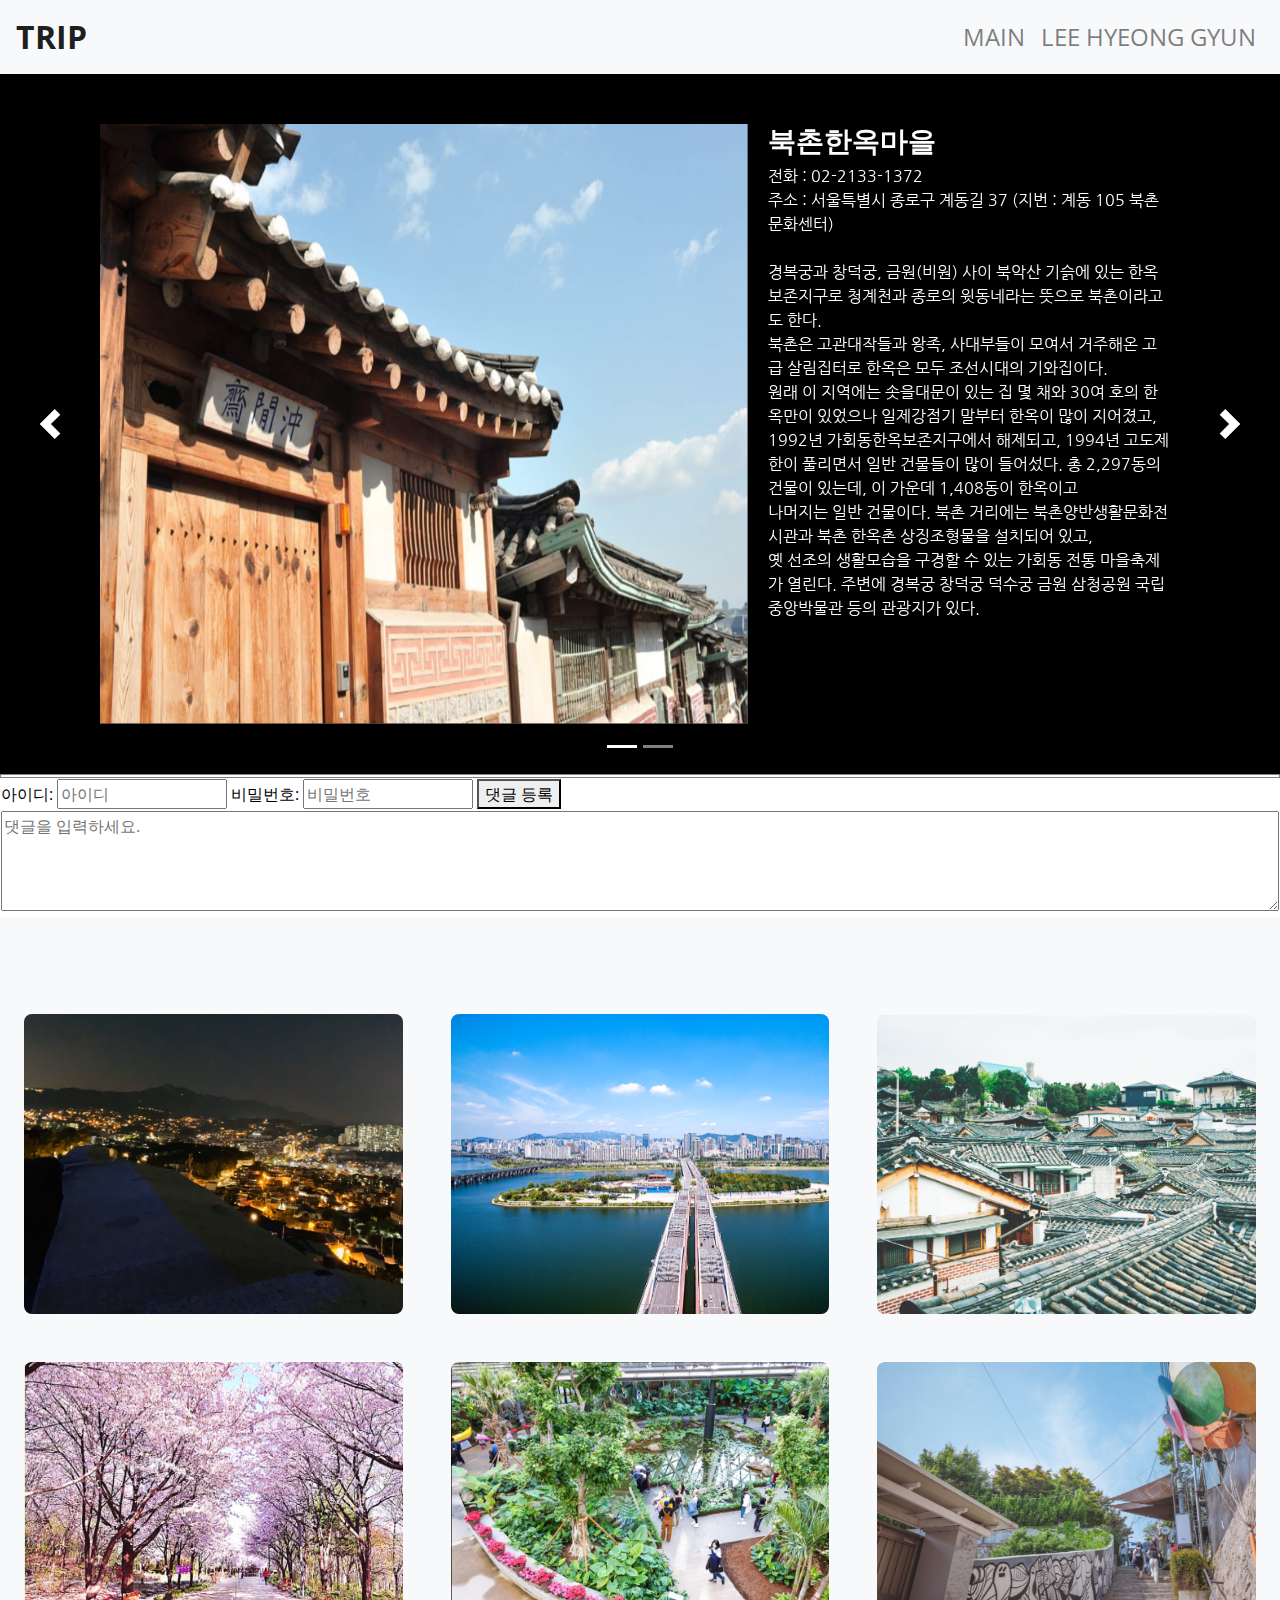
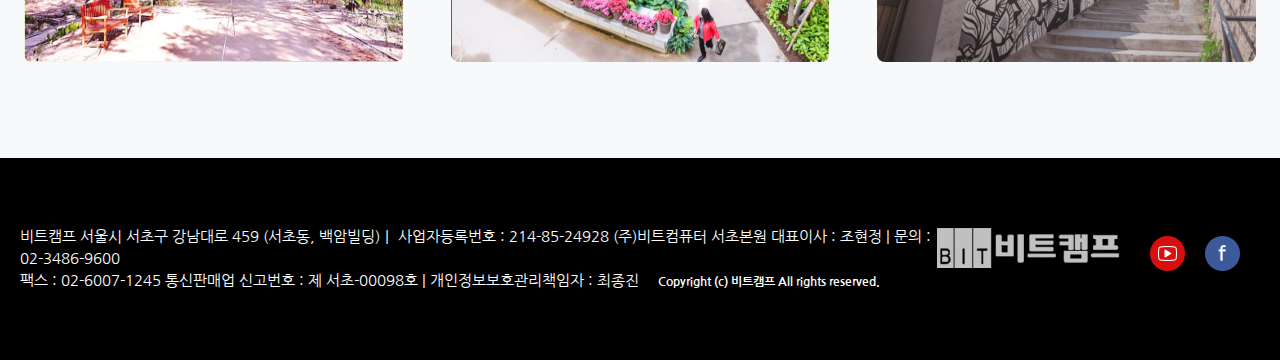
<file: Sub3page.html>
<!DOCTYPE html>
<html lang="en">

<head>
  <meta charset="UTF-8">
  <meta name="viewport" content="width=device-width, initial-scale=1.0">
  <link href="https://fonts.googleapis.com/css2?family=Open+Sans+Condensed:ital,wght@0,300;0,700;1,300&display=swap"
    rel="stylesheet">
  <title>Trip</title>
  <link href="fontawesome-free-5.13.0-web/css/fontawesome.css" rel="stylesheet">
  <link href="fontawesome-free-5.13.0-web/css/brands.css" rel="stylesheet">
  <link href="fontawesome-free-5.13.0-web/css/solid.css" rel="stylesheet">
  <link href="https://fonts.googleapis.com/css2?family=Nanum+Gothic&display=swap" rel="stylesheet">


</head>

<body class="scroll-assist">
  <div id="#top">

    <div class="navsize">
      <nav class="navbar navbar-expand-lg navbar-light bg-light fixed-top">
        <a class="navbar-brand" href="index.html">TRIP</a>
        <button class="navbar-toggler" type="button" data-toggle="collapse" data-target="#navbarSupportedContent"
          aria-controls="navbarSupportedContent" aria-expanded="false" aria-label="Toggle navigation">
          <span class="navbar-toggler-icon"></span>
        </button>
  
        <div class="collapse navbar-collapse" id="navbarSupportedContent">
          <ul class="navbar-nav ml-auto">
            <li class="nav-item">
              <a class="nav-link" href="index.html">MAIN</a>
            </li>
            <li class="nav-item">
              <a class="nav-link" href="personal_hyeonggyun.html">LEE HYEONG GYUN</a>
            </li>
        </div>
      </nav>
    </div>
    
    <div class="main-container">
      <div id="carouselExampleIndicators" class="carousel slide" data-ride="carousel" data-interval="false">
        <ol class="carousel-indicators">
          <li data-target="#carouselExampleIndicators" data-slide-to="0" class="active"></li>
          <li data-target="#carouselExampleIndicators" data-slide-to="1"></li>

        </ol>
        <div class="carousel-inner">
          <div class="carousel-item active">
            <div>
                <img class="d-block w-100 carousel-img" src="project_images/북촌한옥마을04.PNG" alt="First slide">

            </div>
          </div>

          <div class="carousel-item">
            <img class="d-block w-100 carousel-img" src="project_images/북촌한옥마을03.PNG" alt="Second slide">
          </div>
          <div class="carousel-side-size">
                <div class="carousel-side">
                    <h3 class="title-text carousel-text">북촌한옥마을</h3>
                    <div class="carousel-text-p">
                    <p class="subtitle-text carousel-text">전화 : 02-2133-1372<br>
                      주소 : 서울특별시 종로구 계동길 37 (지번 : 계동 105 북촌문화센터) <br>
      
      <br>
      경복궁과 창덕궁, 금원(비원) 사이 북악산 기슭에 있는 한옥 보존지구로 청계천과 종로의 윗동네라는 뜻으로 북촌이라고도 한다. <br>
      북촌은 고관대작들과 왕족, 사대부들이 모여서 거주해온 고급 살림집터로 한옥은 모두 조선시대의 기와집이다.<br>
      원래 이 지역에는 솟을대문이 있는 집 몇 채와 30여 호의 한옥만이 있었으나 일제강점기 말부터 한옥이 많이 지어졌고, <br>
      1992년 가회동한옥보존지구에서 해제되고, 1994년 고도제한이 풀리면서 일반 건물들이 많이 들어섰다. 총 2,297동의 건물이 있는데,
      이 가운데 1,408동이 한옥이고 <br> 나머지는 일반 건물이다. 북촌 거리에는 북촌양반생활문화전시관과 북촌 한옥촌 상징조형물을 설치되어 있고, <br>
      옛 선조의 생활모습을 구경할 수 있는 가회동 전통 마을축제가 열린다. 주변에 경복궁 창덕궁 덕수궁 금원 삼청공원 국립중앙박물관 등의 관광지가 있다.<br></p>
                    </div>
                </div>
              </div>
            </div>
            <a class="carousel-control-prev" href="#carouselExampleIndicators" role="button" data-slide="prev">
              <span class="carousel-control-prev-icon" aria-hidden="true"></span>
              <span class="sr-only">Previous</span>
            </a>
            <a class="carousel-control-next" href="#carouselExampleIndicators" role="button" data-slide="next">
              <span class="carousel-control-next-icon" aria-hidden="true"></span>
              <span class="sr-only">Next</span>
            </a>
  </div>
</div>

<body>
  <div class="commentsize" align="center">
      <table border="1" style="width: 100%;" id="reply_area">
          <!-- <tr reply_type="all"> -->
              <td colspan="4"></td>
          <!-- </tr> -->
          
      </table>
      <table width="100%">
          <tr>
              <td width="500px">
                  아이디: <input type="text" id="reply_writer" name="reply_writer" style="width:170px;" maxlength="10" placeholder="아이디"/>
                  비밀번호: <input type="password" id="reply_password" name="reply_password" style="width:170px;" maxlength="10" placeholder="비밀번호"/>
                  <button id="reply_save" name="reply_save">댓글 등록</button>
              </td>
          </tr>
          <div class="js-toDoFormText">
          <tr>
              <td>
                  <textarea id="reply_content" name="reply_content" style="width: 100%; height: 100px; "   placeholder="댓글을 입력하세요."></textarea>
              </td>
          </tr>
        </div>
      </table>
  </div>
</body>

<section class="page-section portfolio" id="portfolio">
  <div class="container">

    <!-- Portfolio Grid Items-->
    <div class="row">
      <!-- Portfolio Item 1-->
      <a href="Sub1page.html">
      <div class="col-md-6 col-lg-4 mb-5">
        <div class="portfolio-item mx-auto" data-toggle="modal" data-target="#portfolioModal1">
          <div class="portfolio-item-caption d-flex align-items-center justify-content-center h-100 w-100">
            <div class="portfolio-item-caption-content text-center text-white"><i class="fas fa-plus fa-3x"></i>
            </div>
          </div>
          <img class="img-fluid" src="project_images/낙산공원05.PNG" alt="" />
        </div>
      </a></div>
      <!-- Portfolio Item 2-->
      <a href="Sub2page.html">
      <div class="col-md-6 col-lg-4 mb-5">
        <div class="portfolio-item mx-auto" data-toggle="modal" data-target="#portfolioModal2">
          <div class="portfolio-item-caption d-flex align-items-center justify-content-center h-100 w-100">
            <div class="portfolio-item-caption-content text-center text-white"><i class="fas fa-plus fa-3x"></i>
            </div>
          </div>
          <img class="img-fluid" src="project_images/노들섬05.PNG" alt="" />
        </div>
      </a></div>
      <!-- Portfolio Item 3-->
      <a href="Sub3page.html">
      <div class="col-md-6 col-lg-4 mb-5">
        <div class="portfolio-item mx-auto" data-toggle="modal" data-target="#portfolioModal3">
          <div class="portfolio-item-caption d-flex align-items-center justify-content-center h-100 w-100">
            <div class="portfolio-item-caption-content text-center text-white"><i class="fas fa-plus fa-3x"></i>
            </div>
          </div>
          <img class="img-fluid" src="project_images/북촌한옥마을02.PNG" alt="" />
        </div>
      </a></div>
      <!-- Portfolio Item 4-->
      <a href="Sub4page.html">
      <div class="col-md-6 col-lg-4 mb-5 mb-lg-0">
        <div class="portfolio-item mx-auto" data-toggle="modal" data-target="#portfolioModal4">
          <div class="portfolio-item-caption d-flex align-items-center justify-content-center h-100 w-100">
            <div class="portfolio-item-caption-content text-center text-white"><i class="fas fa-plus fa-3x"></i>
            </div>
          </div>
          <img class="img-fluid" src="project_images/서울숲06.PNG" alt="" />
        </div>
      </a></div>
      <!-- Portfolio Item 5-->
      <a href="Sub5page.html">
      <div class="col-md-6 col-lg-4 mb-5 mb-md-0">
        <div class="portfolio-item mx-auto" data-toggle="modal" data-target="#portfolioModal5">
          <div class="portfolio-item-caption d-flex align-items-center justify-content-center h-100 w-100">
            <div class="portfolio-item-caption-content text-center text-white"><i class="fas fa-plus fa-3x"></i>
            </div>
          </div>
          <img class="img-fluid" src="project_images/서울식물원01.PNG" alt="" />
        </div>
      </a></div>
      <!-- Portfolio Item 6-->
      <a href="Sub6page.html">
      <div class="col-md-6 col-lg-4">
        <div class="portfolio-item mx-auto" data-toggle="modal" data-target="#portfolioModal6">
          <div class="portfolio-item-caption d-flex align-items-center justify-content-center h-100 w-100">
            <div class="portfolio-item-caption-content text-center text-white"><i class="fas fa-plus fa-3x"></i>
            </div>
          </div>
          <img class="img-fluid" src="project_images/이화벽화마을01.PNG" alt="" />
        </div>
      </a></div>
    </div>
  </div>
</section>


<footer>
  <div class="footer">
    <div id="logo">
      <a href="https://www.facebook.com/www.bitacademy.net">
        <img id="fblogo" src="logos/sns_btn(f).png"></a>
      <a href="https://www.youtube.com/channel/UC7x4kHikdrv-UWoIeUzXDNw">
        <img id="ytlogo" src="logos/sns_btn3(y).png"></a>
      <img id="bitlogo" src="logos/footer-logo.png">
    </div>
  <p class="footertext" style="font-size:11pt">
    비트캠프 서울시 서초구 강남대로 459 (서초동, 백암빌딩)｜ 사업자등록번호 : 214-85-24928   
    (주)비트컴퓨터 서초본원 대표이사 : 조현정 | 문의 : 02-3486-9600 <br> 팩스 : 02-6007-1245
    통신판매업 신고번호 : 제 서초-00098호 | 개인정보보호관리책임자 : 최종진
    <strong style="font-size: 9pt; margin-left: 15px;">Copyright (c) 비트캠프 All rights reserved.</strong>
  </p>
  </div>
</footer>

    </div>
  </div>
  </div>
  <script type="text/javascript" src="http://code.jquery.com/jquery-1.11.3.js"></script>
  <script src="Sub1page.js"></script>
  <link href="styles sub1.css" rel="stylesheet" />
  <link rel="stylesheet" href="Sub1page.css">
  <!-- Bootstrap core JS-->
  <!-- <script src="https://cdnjs.cloudflare.com/ajax/libs/jquery/3.4.1/jquery.min.js"></script> -->
  <script src="js/bootstrap.bundle.min.js"></script>
  <!-- <script src="commentText.js"></script>
  <script src="commentId.js"></script>
  <script src="commentPassword.js"></script> -->
</body>

</html>
</file>
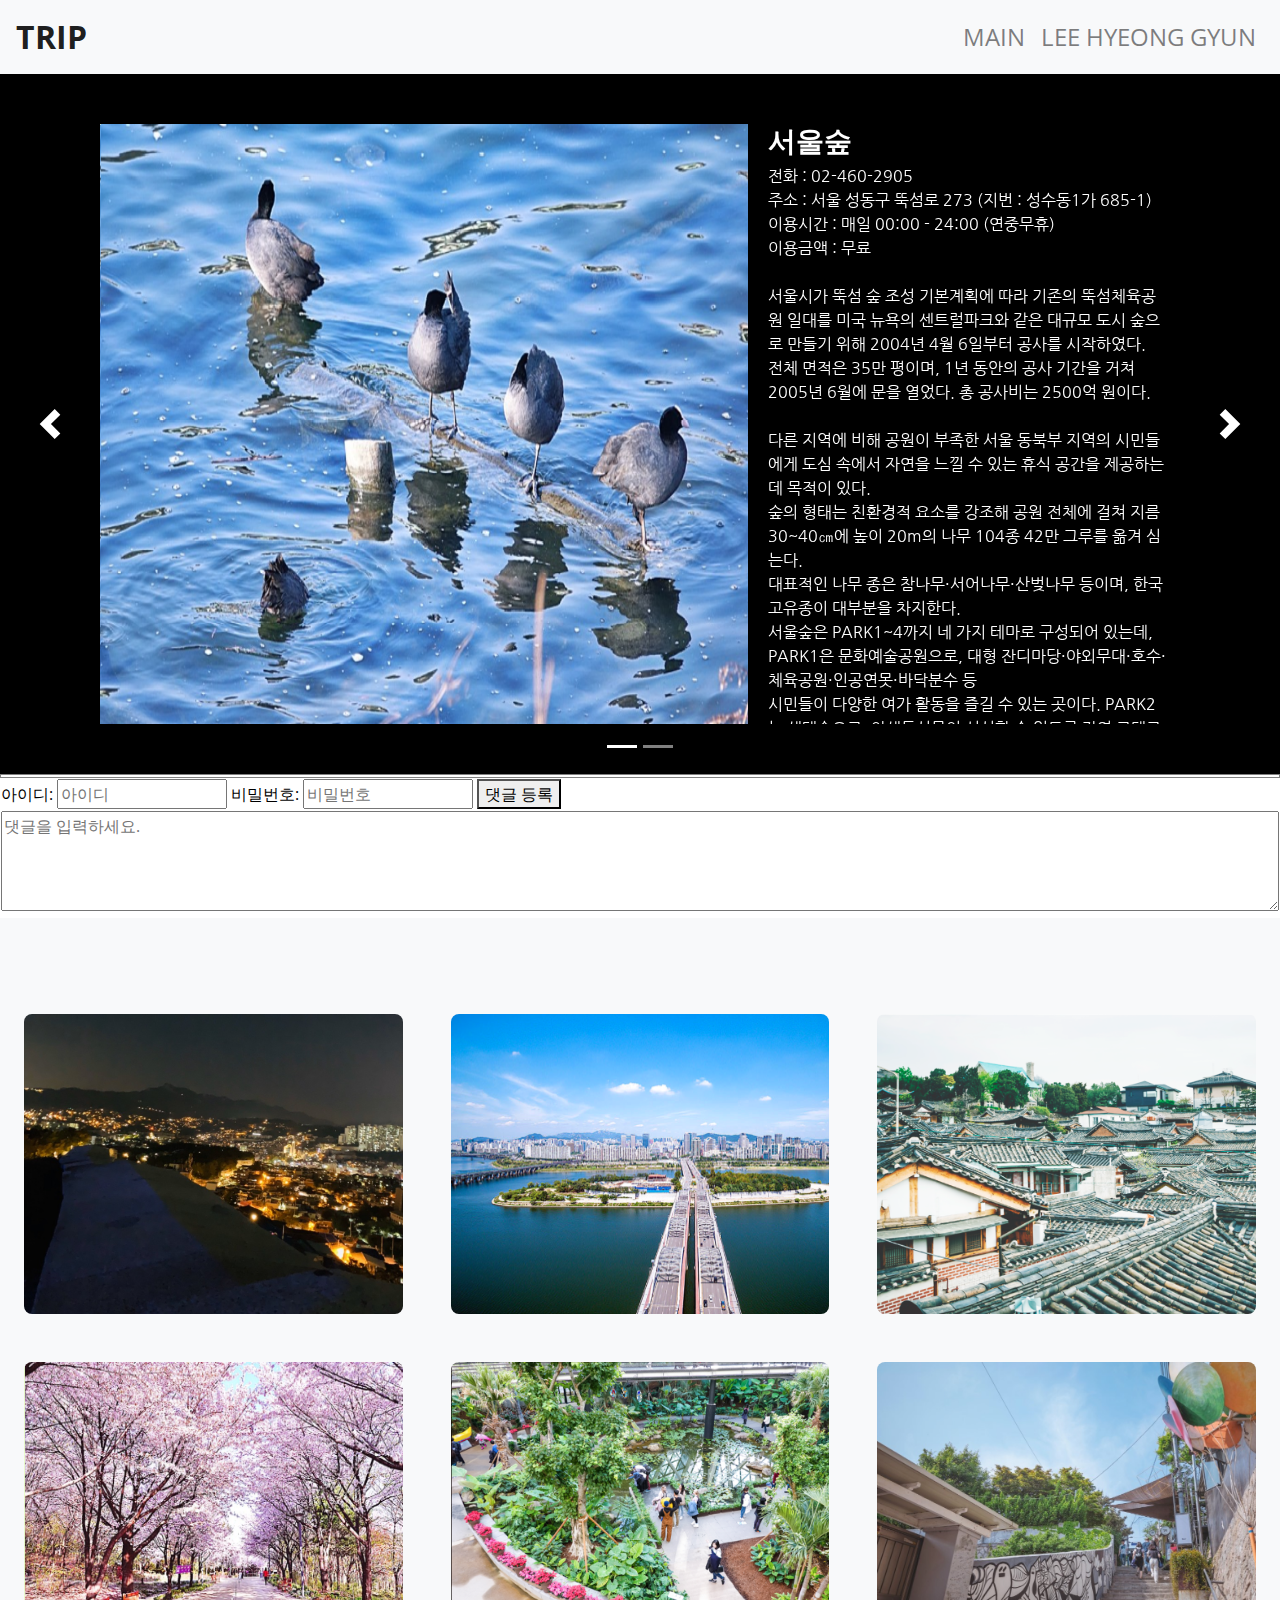
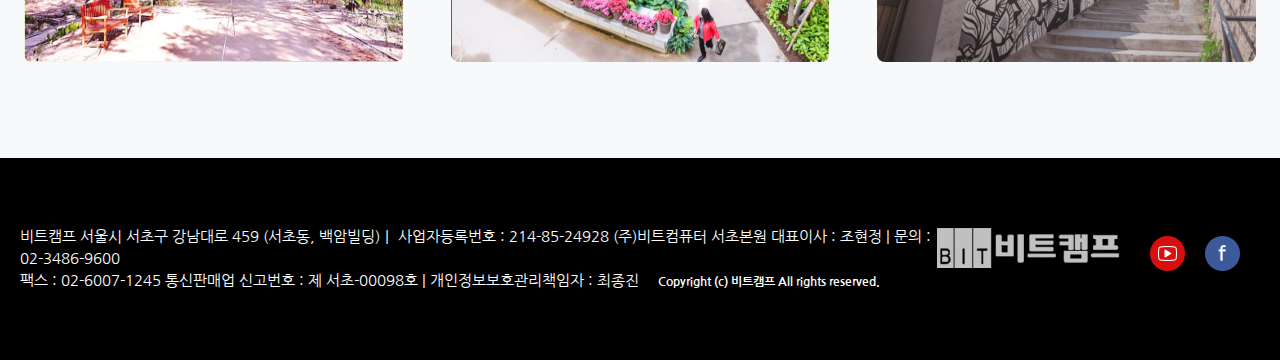
<file: Sub4page.html>
<!DOCTYPE html>
<html lang="en">

<head>
  <meta charset="UTF-8">
  <meta name="viewport" content="width=device-width, initial-scale=1.0">
  <link href="https://fonts.googleapis.com/css2?family=Open+Sans+Condensed:ital,wght@0,300;0,700;1,300&display=swap"
    rel="stylesheet">
  <title>Trip</title>
  <link href="fontawesome-free-5.13.0-web/css/fontawesome.css" rel="stylesheet">
  <link href="fontawesome-free-5.13.0-web/css/brands.css" rel="stylesheet">
  <link href="fontawesome-free-5.13.0-web/css/solid.css" rel="stylesheet">
  <link href="https://fonts.googleapis.com/css2?family=Nanum+Gothic&display=swap" rel="stylesheet">


</head>

<body class="scroll-assist">
  <div id="#top">

    <div class="navsize">
      <nav class="navbar navbar-expand-lg navbar-light bg-light fixed-top">
        <a class="navbar-brand" href="index.html">TRIP</a>
        <button class="navbar-toggler" type="button" data-toggle="collapse" data-target="#navbarSupportedContent"
          aria-controls="navbarSupportedContent" aria-expanded="false" aria-label="Toggle navigation">
          <span class="navbar-toggler-icon"></span>
        </button>
  
        <div class="collapse navbar-collapse" id="navbarSupportedContent">
          <ul class="navbar-nav ml-auto">
            <li class="nav-item">
              <a class="nav-link" href="index.html">MAIN</a>
            </li>
            <li class="nav-item">
              <a class="nav-link" href="personal_hyeonggyun.html">LEE HYEONG GYUN</a>
            </li>
        </div>
      </nav>
    </div>
      <div class="main-container">
        <div id="carouselExampleIndicators" class="carousel slide" data-ride="carousel" data-interval="false">
          <ol class="carousel-indicators">
            <li data-target="#carouselExampleIndicators" data-slide-to="0" class="active"></li>
            <li data-target="#carouselExampleIndicators" data-slide-to="1"></li>
  
          </ol>
          <div class="carousel-inner">
            <div class="carousel-item active">
              <div>
                  <img class="d-block w-100 carousel-img" src="project_images/서울숲043.PNG" alt="First slide">
  
              </div>
            </div>
  
            <div class="carousel-item">
              <img class="d-block w-100 carousel-img" src="project_images/서울숲05.PNG" alt="Second slide">
            </div>
            <div class="carousel-side-size">
                  <div class="carousel-side">
                          <h3 class="title-text carousel-text">서울숲</h3>
                          <div class="carousel-text-p">
                          <p class="subtitle-text carousel-text">전화 : 02-460-2905<br>
                              주소 : 서울 성동구 뚝섬로 273 (지번 : 성수동1가 685-1)<br>
                              이용시간 : 매일 00:00 - 24:00 (연중무휴) <br>
                              이용금액 : 무료<br>
                          <br>
            서울시가 뚝섬 숲 조성 기본계획에 따라 기존의 뚝섬체육공원 일대를 미국 뉴욕의 센트럴파크와 같은 대규모 도시 숲으로 만들기 위해 2004년 4월 6일부터 공사를 시작하였다. <br>
            전체 면적은 35만 평이며, 1년 동안의 공사 기간을 거쳐 2005년 6월에 문을 열었다. 총 공사비는 2500억 원이다. <br>
            <br>
            다른 지역에 비해 공원이 부족한 서울 동북부 지역의 시민들에게 도심 속에서 자연을 느낄 수 있는 휴식 공간을 제공하는 데 목적이 있다. <br>
            숲의 형태는 친환경적 요소를 강조해 공원 전체에 걸쳐 지름 30~40㎝에 높이 20m의 나무 104종 42만 그루를 옮겨 심는다. <br>
            대표적인 나무 종은 참나무·서어나무·산벚나무 등이며, 한국 고유종이 대부분을 차지한다. <br>
            
            서울숲은 PARK1~4까지 네 가지 테마로 구성되어 있는데, PARK1은 문화예술공원으로, 대형 잔디마당·야외무대·호수·체육공원·인공연못·바닥분수 등 <br>
            시민들이 다양한 여가 활동을 즐길 수 있는 곳이다. PARK2는 생태숲으로, 야생동식물이 서식할 수 있도록 자연 그대로의 숲을 보존한 곳이다. <br>
            특히 생태숲에는 사슴우리가 있어 귀여운 꽃사슴들을 관람하며 먹이를 줄 수도 있다. 생태숲 위를 가로지르는 472m의 보행가교는 한강과 연결된다.<br>
            PARK3은 기존의 정수장 시설을 재활용해 조성한 갤러리정원·나비정원, 곤충식물원 등의 시설이 위치한 체험학습원이다. <br>
            서울숲 공영주차장쪽 출입구와 접해 있으며 아름다운 정원과 다양한 체험학습관을 거쳐 길게 펼쳐진 벚나무길을 따라 걸으면 생태숲에 다다른다.<br>
            PARK4는 습지생태원으로, 조류관찰대·환경놀이터·습지초화원·유아숲체험장 등 친환경적인 체험학습공간이다<br>
            <br>
            * 서울숲바닥분수 : 바닥분수 가동시간 -5~9월 가동 (수요일 정기점검)<br>
            - 5~6월, 9월: 2,3,4시, 30분씩 3회<br>
            - 7~8월: 12,1,2,3,4시, 30분씩 5회<br>
            * 서울숲방문자센터 :  1층: 방문자센터(안내소), <br><br>
            * 서울숲이야기관(도서관,수유실) 운영시간: 10:00-18:00(연중 무휴), 동절기 10:00~17:00(12~2월)<br>
            - 휠체어 및 유모차 대여: 최대 2시간 무료대여(※신분증 필요)<br><br>
            * 서울숲꽃사슴우리 : 생태숲(사슴우리, 보행가교) 개방시간: 07:00-20:00 ※하절기(6~8월) 07:00-21:00<br> 
            - 사슴먹이자판기에서 사슴먹이 구매 가능.<br><br>
            * 서울숲보행가교 : 개방시간: 07:00-20:00 (생태보전구역)<br> 
            ※하절기(6~8월) 07:00-21:00 안전을 위해 자전거, 스케이트 등의 탈거리 금지<br><br>
            * 서울숲테니스장 : 하절기 06:00~19:00, 동절기 08:00~17:00<br> 
            ※기상조건이나 시설의 관리 및 운영을 위해 이용이 제한될 수 있습니다. <br>
            ※서울시공공서비스예약에서 예약 후 유료이용 (평일: 2시간 8,000원. 추가 1시간당 2,000원. 주말/공휴일: 2시간 10,400원. 추가 1시간당 3,100원.)<br><br>
            * 서울숲다목적구장 : 서울시공공서비스예약 후 무료이용 다목적구장(인조잔디,골대없음)은 1시간 단위로 최대 2시간 이용가능. <br><br>
            ※주말은 예약 후 추첨으로 통해 이용자 선정.<br><br>
            곤충식물원 : 10:00~17:00 (월요일 휴관)<br>
            나비정원 : 10:00~17:00 (5~10월 운영, 월요일 휴관).<br></p>
                          </div>
                      </div>
                    </div>
                  </div>
     
                  <a class="carousel-control-prev" href="#carouselExampleIndicators" role="button" data-slide="prev">
                    <span class="carousel-control-prev-icon" aria-hidden="true"></span>
                    <span class="sr-only">Previous</span>
                  </a>
                  <a class="carousel-control-next" href="#carouselExampleIndicators" role="button" data-slide="next">
                    <span class="carousel-control-next-icon" aria-hidden="true"></span>
                    <span class="sr-only">Next</span>
                  </a>
        </div>
      </div>

      <body>
        <div class="commentsize" align="center">
            <table border="1" style="width: 100%;" id="reply_area">
                <!-- <tr reply_type="all"> -->
                    <td colspan="4"></td>
                <!-- </tr> -->
                
            </table>
            <table width="100%">
                <tr>
                    <td width="500px">
                        아이디: <input type="text" id="reply_writer" name="reply_writer" style="width:170px;" maxlength="10" placeholder="아이디"/>
                        비밀번호: <input type="password" id="reply_password" name="reply_password" style="width:170px;" maxlength="10" placeholder="비밀번호"/>
                        <button id="reply_save" name="reply_save">댓글 등록</button>
                    </td>
                </tr>
                <div class="js-toDoFormText">
                <tr>
                    <td>
                        <textarea id="reply_content" name="reply_content" style="width: 100%; height: 100px; "   placeholder="댓글을 입력하세요."></textarea>
                    </td>
                </tr>
              </div>
            </table>
        </div>
    </body>

    <section class="page-section portfolio" id="portfolio">
      <div class="container">

        <!-- Portfolio Grid Items-->
        <div class="row">
          <!-- Portfolio Item 1-->
          <a href="Sub1page.html">
          <div class="col-md-6 col-lg-4 mb-5">
            <div class="portfolio-item mx-auto" data-toggle="modal" data-target="#portfolioModal1">
              <div class="portfolio-item-caption d-flex align-items-center justify-content-center h-100 w-100">
                <div class="portfolio-item-caption-content text-center text-white"><i class="fas fa-plus fa-3x"></i>
                </div>
              </div>
              <img class="img-fluid" src="project_images/낙산공원05.PNG" alt="" />
            </div>
          </a></div>
          <!-- Portfolio Item 2-->
          <a href="Sub2page.html">
          <div class="col-md-6 col-lg-4 mb-5">
            <div class="portfolio-item mx-auto" data-toggle="modal" data-target="#portfolioModal2">
              <div class="portfolio-item-caption d-flex align-items-center justify-content-center h-100 w-100">
                <div class="portfolio-item-caption-content text-center text-white"><i class="fas fa-plus fa-3x"></i>
                </div>
              </div>
              <img class="img-fluid" src="project_images/노들섬05.PNG" alt="" />
            </div>
          </a></div>
          <!-- Portfolio Item 3-->
          <a href="Sub3page.html">
          <div class="col-md-6 col-lg-4 mb-5">
            <div class="portfolio-item mx-auto" data-toggle="modal" data-target="#portfolioModal3">
              <div class="portfolio-item-caption d-flex align-items-center justify-content-center h-100 w-100">
                <div class="portfolio-item-caption-content text-center text-white"><i class="fas fa-plus fa-3x"></i>
                </div>
              </div>
              <img class="img-fluid" src="project_images/북촌한옥마을02.PNG" alt="" />
            </div>
          </a></div>
          <!-- Portfolio Item 4-->
          <a href="Sub4page.html">
          <div class="col-md-6 col-lg-4 mb-5 mb-lg-0">
            <div class="portfolio-item mx-auto" data-toggle="modal" data-target="#portfolioModal4">
              <div class="portfolio-item-caption d-flex align-items-center justify-content-center h-100 w-100">
                <div class="portfolio-item-caption-content text-center text-white"><i class="fas fa-plus fa-3x"></i>
                </div>
              </div>
              <img class="img-fluid" src="project_images/서울숲06.PNG" alt="" />
            </div>
          </a></div>
          <!-- Portfolio Item 5-->
          <a href="Sub5page.html">
          <div class="col-md-6 col-lg-4 mb-5 mb-md-0">
            <div class="portfolio-item mx-auto" data-toggle="modal" data-target="#portfolioModal5">
              <div class="portfolio-item-caption d-flex align-items-center justify-content-center h-100 w-100">
                <div class="portfolio-item-caption-content text-center text-white"><i class="fas fa-plus fa-3x"></i>
                </div>
              </div>
              <img class="img-fluid" src="project_images/서울식물원01.PNG" alt="" />
            </div>
          </a></div>
          <!-- Portfolio Item 6-->
          <a href="Sub6page.html">
          <div class="col-md-6 col-lg-4">
            <div class="portfolio-item mx-auto" data-toggle="modal" data-target="#portfolioModal6">
              <div class="portfolio-item-caption d-flex align-items-center justify-content-center h-100 w-100">
                <div class="portfolio-item-caption-content text-center text-white"><i class="fas fa-plus fa-3x"></i>
                </div>
              </div>
              <img class="img-fluid" src="project_images/이화벽화마을01.PNG" alt="" />
            </div>
          </a></div>
        </div>
      </div>
    </section>



    <footer>
      <div class="footer">
        <div id="logo">
          <a href="https://www.facebook.com/www.bitacademy.net">
            <img id="fblogo" src="logos/sns_btn(f).png"></a>
          <a href="https://www.youtube.com/channel/UC7x4kHikdrv-UWoIeUzXDNw">
            <img id="ytlogo" src="logos/sns_btn3(y).png"></a>
          <img id="bitlogo" src="logos/footer-logo.png">
        </div>
      <p class="footertext" style="font-size:11pt">
        비트캠프 서울시 서초구 강남대로 459 (서초동, 백암빌딩)｜ 사업자등록번호 : 214-85-24928   
        (주)비트컴퓨터 서초본원 대표이사 : 조현정 | 문의 : 02-3486-9600 <br> 팩스 : 02-6007-1245
        통신판매업 신고번호 : 제 서초-00098호 | 개인정보보호관리책임자 : 최종진
        <strong style="font-size: 9pt; margin-left: 15px;">Copyright (c) 비트캠프 All rights reserved.</strong>
      </p>
      </div>
    </footer>

    </div>
  </div>
  </div>
  <script type="text/javascript" src="http://code.jquery.com/jquery-1.11.3.js"></script>
  <script src="Sub1page.js"></script>
  <link href="styles sub1.css" rel="stylesheet" />
  <link rel="stylesheet" href="Sub1page.css">
  <!-- Bootstrap core JS-->
  <!-- <script src="https://cdnjs.cloudflare.com/ajax/libs/jquery/3.4.1/jquery.min.js"></script> -->
  <script src="js/bootstrap.bundle.min.js"></script>
  <!-- <script src="commentText.js"></script>
  <script src="commentId.js"></script>
  <script src="commentPassword.js"></script> -->
</body>

</html>
</file>
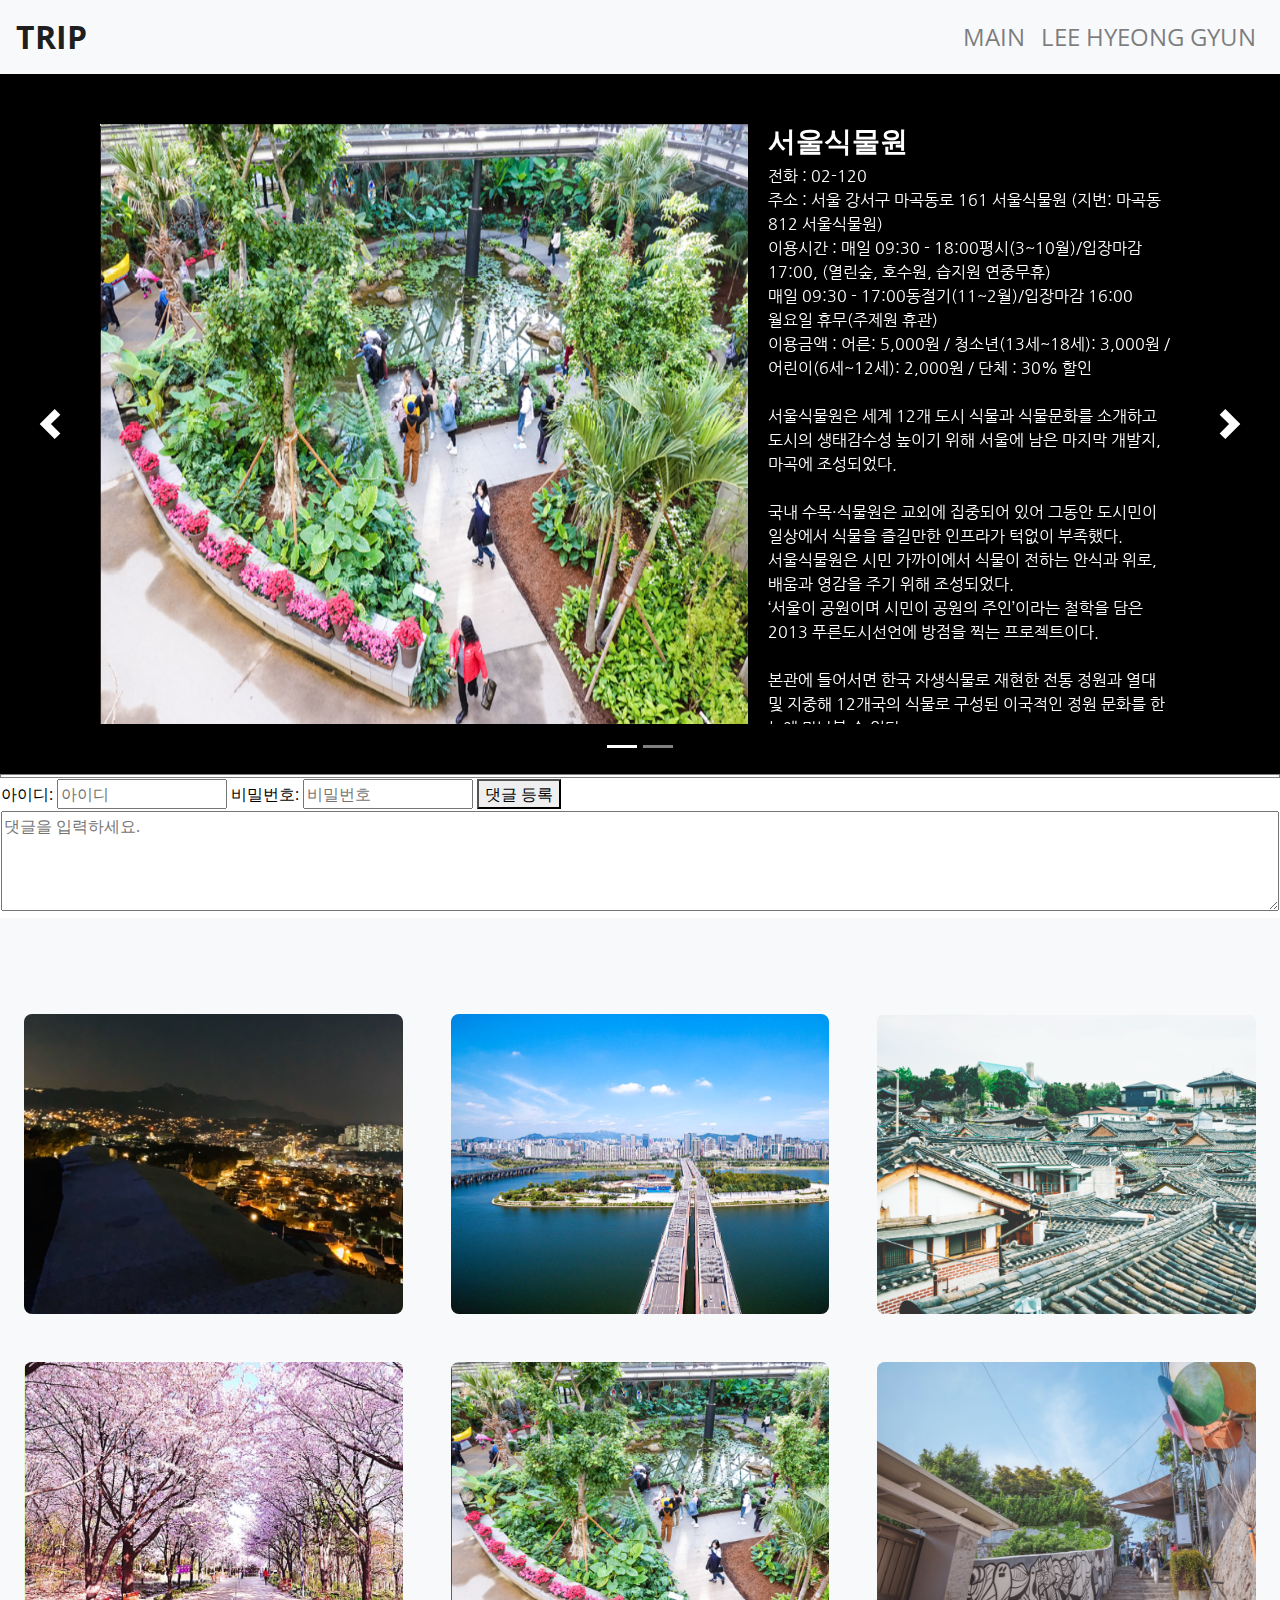
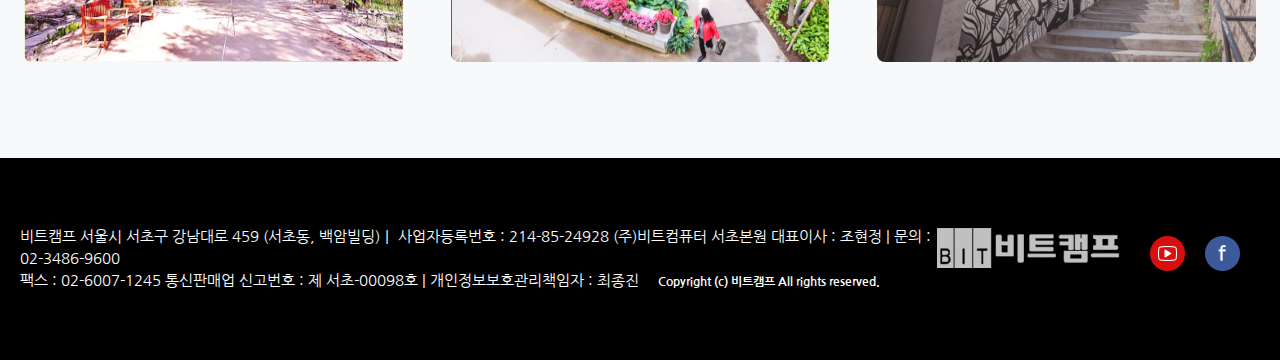
<file: Sub5page.html>
<!DOCTYPE html>
<html lang="en">

<head>
  <meta charset="UTF-8">
  <meta name="viewport" content="width=device-width, initial-scale=1.0">
  <link href="https://fonts.googleapis.com/css2?family=Open+Sans+Condensed:ital,wght@0,300;0,700;1,300&display=swap"
    rel="stylesheet">
  <title>Trip</title>
  <link href="fontawesome-free-5.13.0-web/css/fontawesome.css" rel="stylesheet">
  <link href="fontawesome-free-5.13.0-web/css/brands.css" rel="stylesheet">
  <link href="fontawesome-free-5.13.0-web/css/solid.css" rel="stylesheet">
  <link href="https://fonts.googleapis.com/css2?family=Nanum+Gothic&display=swap" rel="stylesheet">


</head>

<body class="scroll-assist">
  <div id="#top">

    <div class="navsize">
      <nav class="navbar navbar-expand-lg navbar-light bg-light fixed-top">
        <a class="navbar-brand" href="index.html">TRIP</a>
        <button class="navbar-toggler" type="button" data-toggle="collapse" data-target="#navbarSupportedContent"
          aria-controls="navbarSupportedContent" aria-expanded="false" aria-label="Toggle navigation">
          <span class="navbar-toggler-icon"></span>
        </button>
  
        <div class="collapse navbar-collapse" id="navbarSupportedContent">
          <ul class="navbar-nav ml-auto">
            <li class="nav-item">
              <a class="nav-link" href="index.html">MAIN</a>
            </li>
            <li class="nav-item">
              <a class="nav-link" href="personal_hyeonggyun.html">LEE HYEONG GYUN</a>
            </li>
        </div>
      </nav>
    </div>
      <div class="main-container">
        <div id="carouselExampleIndicators" class="carousel slide" data-ride="carousel" data-interval="false">
          <ol class="carousel-indicators">
            <li data-target="#carouselExampleIndicators" data-slide-to="0" class="active"></li>
            <li data-target="#carouselExampleIndicators" data-slide-to="1"></li>
  
          </ol>
          <div class="carousel-inner">
            <div class="carousel-item active">
              <div>
                  <img class="d-block w-100 carousel-img" src="project_images/서울식물원01.PNG" alt="First slide">
  
              </div>
            </div>
  
            <div class="carousel-item">
              <img class="d-block w-100 carousel-img" src="project_images/서울식물원02.PNG" alt="Second slide">
            </div>
            <div class="carousel-side-size">
                  <div class="carousel-side">
                          <h3 class="title-text carousel-text">서울식물원</h3>
                          <div class="carousel-text-p">
                          <p class="subtitle-text carousel-text">전화 : 02-120<br>
                          주소 : 서울 강서구 마곡동로 161 서울식물원 (지번: 마곡동 812 서울식물원)<br>
                          이용시간 : 매일 09:30 - 18:00평시(3~10월)/입장마감 17:00, (열린숲, 호수원, 습지원 연중무휴)<br>
                                     매일 09:30 - 17:00동절기(11~2월)/입장마감 16:00<br>
                                     월요일 휴무(주제원 휴관)<br>
                          이용금액 : 어른: 5,000원 / 청소년(13세~18세): 3,000원 / 어린이(6세~12세): 2,000원 / 단체 : 30% 할인<br>
            <br>
            서울식물원은 세계 12개 도시 식물과 식물문화를 소개하고 도시의 생태감수성 높이기 위해 서울에 남은 마지막 개발지, 마곡에 조성되었다.<br>
            <br>
            국내 수목·식물원은 교외에 집중되어 있어 그동안 도시민이 일상에서 식물을 즐길만한 인프라가 턱없이 부족했다.<br>
            서울식물원은 시민 가까이에서 식물이 전하는 안식과 위로, 배움과 영감을 주기 위해 조성되었다. <br>
            ‘서울이 공원이며 시민이 공원의 주인’이라는 철학을 담은 2013 푸른도시선언에 방점을 찍는 프로젝트이다.<br>
            <br>
            본관에 들어서면 한국 자생식물로 재현한 전통 정원과 열대 및 지중해 12개국의 식물로 구성된 이국적인 정원 문화를 한눈에 만나볼 수 있다. <br>
            수 만 년 식물과 상생해 온 인류의 역사와 문화를 생생하게 체험할 수 있는 것이다. 이외에도, 약 7천여 권에 달하는 식물전문서적이 구비된 도서관, <br>
            기획 전시관과 같은 심화된 교육 공간과 함께 카페테리아 및 놀이방 등 생애주기별, 수준별로 세분된 맞춤형 시스템을 구축하여 접근성을 높였다.<br></p>
                          </div>
                      </div>
                    </div>
                  </div>
                  <a class="carousel-control-prev" href="#carouselExampleIndicators" role="button" data-slide="prev">
                    <span class="carousel-control-prev-icon" aria-hidden="true"></span>
                    <span class="sr-only">Previous</span>
                  </a>
                  <a class="carousel-control-next" href="#carouselExampleIndicators" role="button" data-slide="next">
                    <span class="carousel-control-next-icon" aria-hidden="true"></span>
                    <span class="sr-only">Next</span>
                  </a>
        </div>
      </div>

      <body>
        <div class="commentsize" align="center">
            <table border="1" style="width: 100%;" id="reply_area">
                <!-- <tr reply_type="all"> -->
                    <td colspan="4"></td>
                <!-- </tr> -->
                
            </table>
            <table width="100%">
                <tr>
                    <td width="500px">
                        아이디: <input type="text" id="reply_writer" name="reply_writer" style="width:170px;" maxlength="10" placeholder="아이디"/>
                        비밀번호: <input type="password" id="reply_password" name="reply_password" style="width:170px;" maxlength="10" placeholder="비밀번호"/>
                        <button id="reply_save" name="reply_save">댓글 등록</button>
                    </td>
                </tr>
                <div class="js-toDoFormText">
                <tr>
                    <td>
                        <textarea id="reply_content" name="reply_content" style="width: 100%; height: 100px; "   placeholder="댓글을 입력하세요."></textarea>
                    </td>
                </tr>
              </div>
            </table>
        </div>
    </body>

    <section class="page-section portfolio" id="portfolio">
      <div class="container">

        <!-- Portfolio Grid Items-->
        <div class="row">
          <!-- Portfolio Item 1-->
          <a href="Sub1page.html">
          <div class="col-md-6 col-lg-4 mb-5">
            <div class="portfolio-item mx-auto" data-toggle="modal" data-target="#portfolioModal1">
              <div class="portfolio-item-caption d-flex align-items-center justify-content-center h-100 w-100">
                <div class="portfolio-item-caption-content text-center text-white"><i class="fas fa-plus fa-3x"></i>
                </div>
              </div>
              <img class="img-fluid" src="project_images/낙산공원05.PNG" alt="" />
            </div>
          </a></div>
          <!-- Portfolio Item 2-->
          <a href="Sub2page.html">
          <div class="col-md-6 col-lg-4 mb-5">
            <div class="portfolio-item mx-auto" data-toggle="modal" data-target="#portfolioModal2">
              <div class="portfolio-item-caption d-flex align-items-center justify-content-center h-100 w-100">
                <div class="portfolio-item-caption-content text-center text-white"><i class="fas fa-plus fa-3x"></i>
                </div>
              </div>
              <img class="img-fluid" src="project_images/노들섬05.PNG" alt="" />
            </div>
          </a></div>
          <!-- Portfolio Item 3-->
          <a href="Sub3page.html">
          <div class="col-md-6 col-lg-4 mb-5">
            <div class="portfolio-item mx-auto" data-toggle="modal" data-target="#portfolioModal3">
              <div class="portfolio-item-caption d-flex align-items-center justify-content-center h-100 w-100">
                <div class="portfolio-item-caption-content text-center text-white"><i class="fas fa-plus fa-3x"></i>
                </div>
              </div>
              <img class="img-fluid" src="project_images/북촌한옥마을02.PNG" alt="" />
            </div>
          </a></div>
          <!-- Portfolio Item 4-->
          <a href="Sub4page.html">
          <div class="col-md-6 col-lg-4 mb-5 mb-lg-0">
            <div class="portfolio-item mx-auto" data-toggle="modal" data-target="#portfolioModal4">
              <div class="portfolio-item-caption d-flex align-items-center justify-content-center h-100 w-100">
                <div class="portfolio-item-caption-content text-center text-white"><i class="fas fa-plus fa-3x"></i>
                </div>
              </div>
              <img class="img-fluid" src="project_images/서울숲06.PNG" alt="" />
            </div>
          </a></div>
          <!-- Portfolio Item 5-->
          <a href="Sub5page.html">
          <div class="col-md-6 col-lg-4 mb-5 mb-md-0">
            <div class="portfolio-item mx-auto" data-toggle="modal" data-target="#portfolioModal5">
              <div class="portfolio-item-caption d-flex align-items-center justify-content-center h-100 w-100">
                <div class="portfolio-item-caption-content text-center text-white"><i class="fas fa-plus fa-3x"></i>
                </div>
              </div>
              <img class="img-fluid" src="project_images/서울식물원01.PNG" alt="" />
            </div>
          </a></div>
          <!-- Portfolio Item 6-->
          <a href="Sub6page.html">
          <div class="col-md-6 col-lg-4">
            <div class="portfolio-item mx-auto" data-toggle="modal" data-target="#portfolioModal6">
              <div class="portfolio-item-caption d-flex align-items-center justify-content-center h-100 w-100">
                <div class="portfolio-item-caption-content text-center text-white"><i class="fas fa-plus fa-3x"></i>
                </div>
              </div>
              <img class="img-fluid" src="project_images/이화벽화마을01.PNG" alt="" />
            </div>
          </a></div>
        </div>
      </div>
    </section>



    <footer>
      <div class="footer">
        <div id="logo">
          <a href="https://www.facebook.com/www.bitacademy.net">
            <img id="fblogo" src="logos/sns_btn(f).png"></a>
          <a href="https://www.youtube.com/channel/UC7x4kHikdrv-UWoIeUzXDNw">
            <img id="ytlogo" src="logos/sns_btn3(y).png"></a>
          <img id="bitlogo" src="logos/footer-logo.png">
        </div>
      <p class="footertext" style="font-size:11pt">
        비트캠프 서울시 서초구 강남대로 459 (서초동, 백암빌딩)｜ 사업자등록번호 : 214-85-24928   
        (주)비트컴퓨터 서초본원 대표이사 : 조현정 | 문의 : 02-3486-9600 <br> 팩스 : 02-6007-1245
        통신판매업 신고번호 : 제 서초-00098호 | 개인정보보호관리책임자 : 최종진
        <strong style="font-size: 9pt; margin-left: 15px;">Copyright (c) 비트캠프 All rights reserved.</strong>
      </p>
      </div>
    </footer>
    </div>
  </div>
  </div>
  <script type="text/javascript" src="http://code.jquery.com/jquery-1.11.3.js"></script>
  <script src="Sub1page.js"></script>
  <link href="styles sub1.css" rel="stylesheet" />
  <link rel="stylesheet" href="Sub1page.css">
  <!-- Bootstrap core JS-->
  <!-- <script src="https://cdnjs.cloudflare.com/ajax/libs/jquery/3.4.1/jquery.min.js"></script> -->
  <script src="js/bootstrap.bundle.min.js"></script>
  <!-- <script src="commentText.js"></script>
  <script src="commentId.js"></script>
  <script src="commentPassword.js"></script> -->
</body>

</html>
</file>
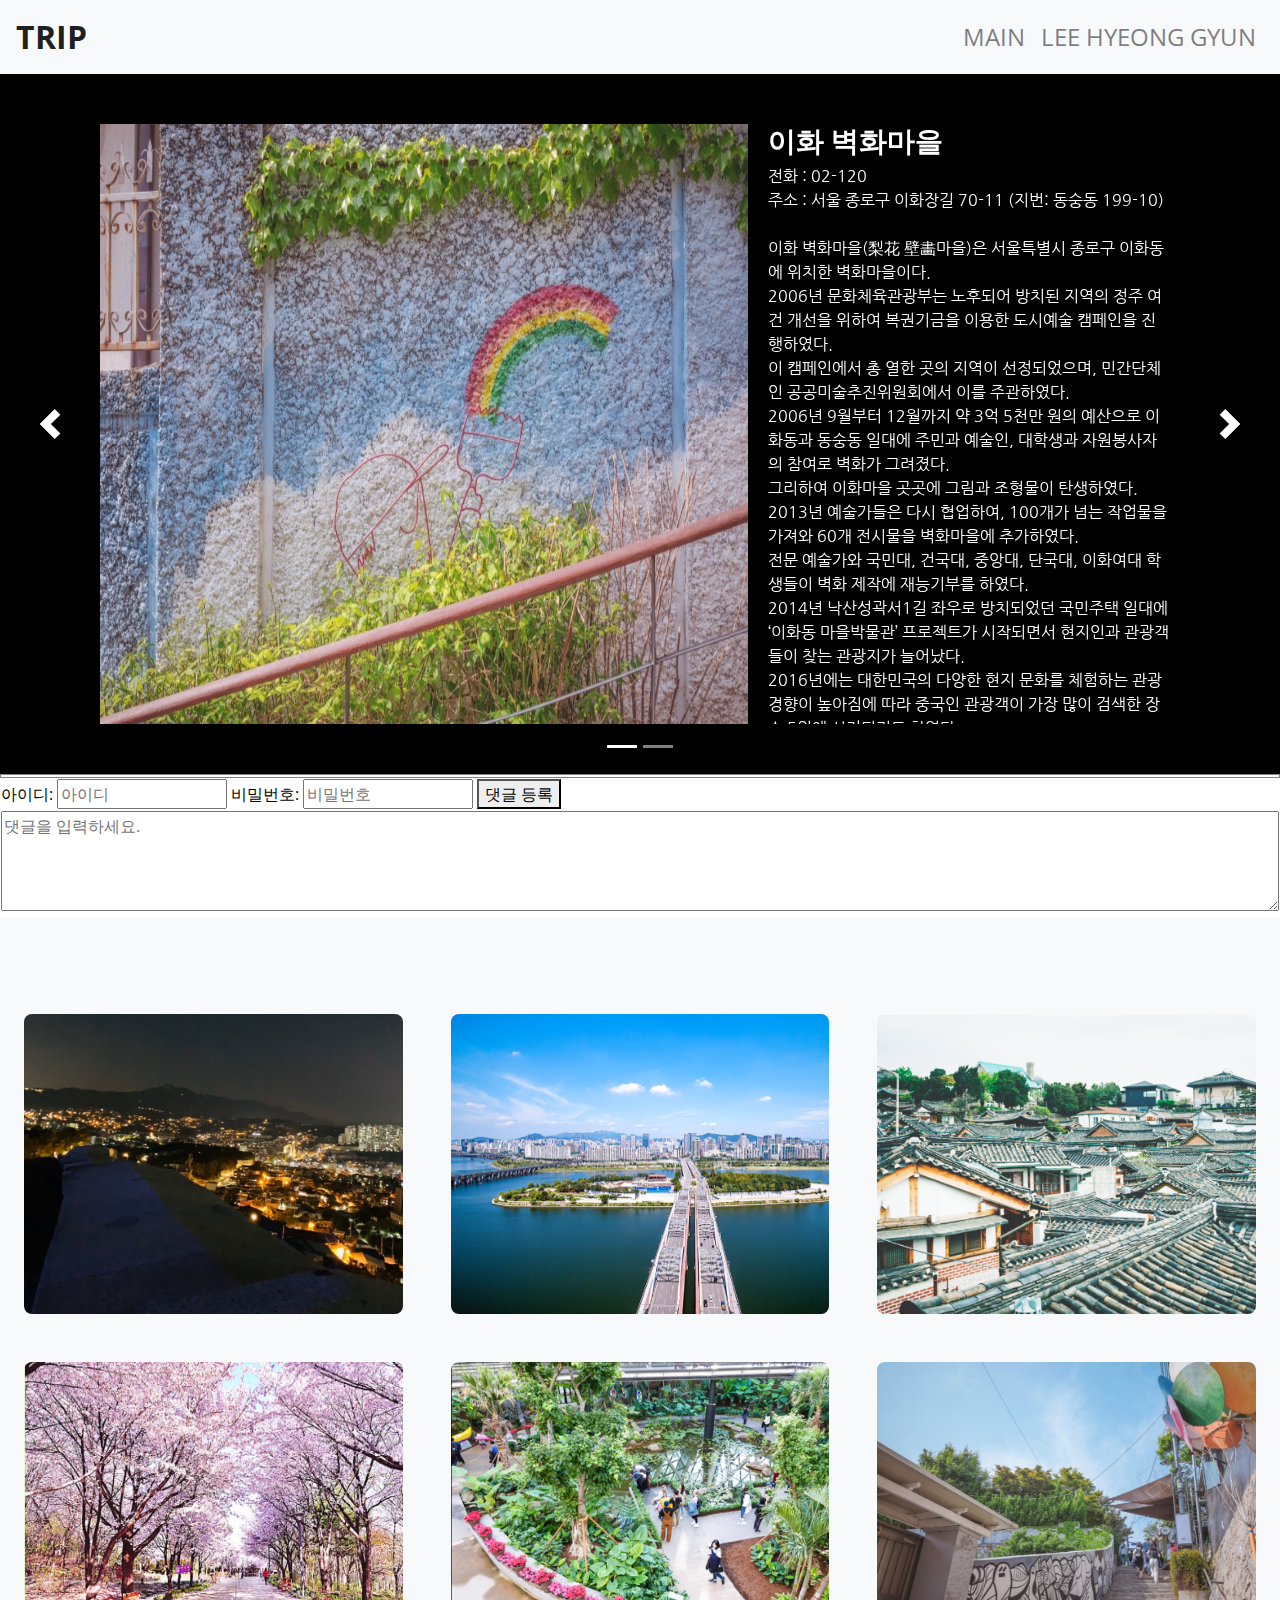
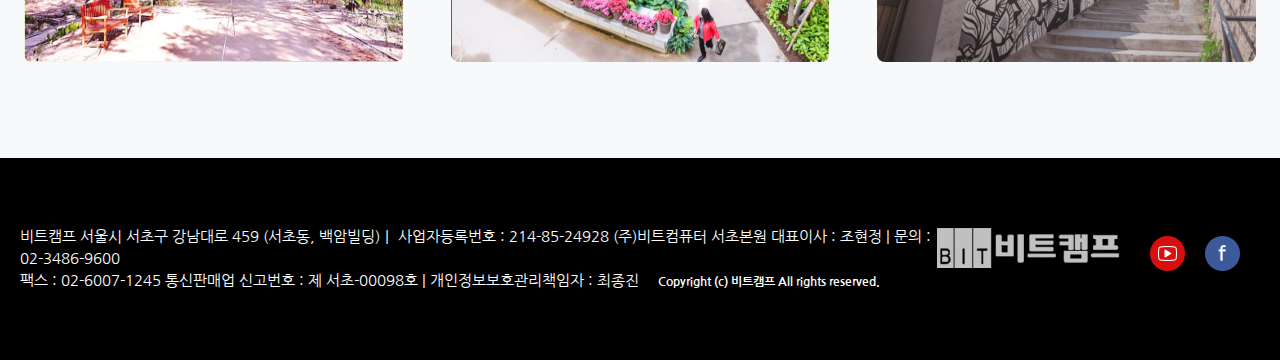
<file: Sub6page.html>
<!DOCTYPE html>
<html lang="en">

<head>
  <meta charset="UTF-8">
  <meta name="viewport" content="width=device-width, initial-scale=1.0">
  <link href="https://fonts.googleapis.com/css2?family=Open+Sans+Condensed:ital,wght@0,300;0,700;1,300&display=swap"
    rel="stylesheet">
  <title>Trip</title>
  <link href="fontawesome-free-5.13.0-web/css/fontawesome.css" rel="stylesheet">
  <link href="fontawesome-free-5.13.0-web/css/brands.css" rel="stylesheet">
  <link href="fontawesome-free-5.13.0-web/css/solid.css" rel="stylesheet">
  <link href="https://fonts.googleapis.com/css2?family=Nanum+Gothic&display=swap" rel="stylesheet">


</head>

<body class="scroll-assist">
  <div id="#top">

    <div class="navsize">
      <nav class="navbar navbar-expand-lg navbar-light bg-light fixed-top">
        <a class="navbar-brand" href="index.html">TRIP</a>
        <button class="navbar-toggler" type="button" data-toggle="collapse" data-target="#navbarSupportedContent"
          aria-controls="navbarSupportedContent" aria-expanded="false" aria-label="Toggle navigation">
          <span class="navbar-toggler-icon"></span>
        </button>
  
        <div class="collapse navbar-collapse" id="navbarSupportedContent">
          <ul class="navbar-nav ml-auto">
            <li class="nav-item">
              <a class="nav-link" href="index.html">MAIN</a>
            </li>
            <li class="nav-item">
              <a class="nav-link" href="personal_hyeonggyun.html">LEE HYEONG GYUN</a>
            </li>
        </div>
      </nav>
    </div>

      <div class="main-container">
      <div id="carouselExampleIndicators" class="carousel slide" data-ride="carousel" data-interval="false">
        <ol class="carousel-indicators">
          <li data-target="#carouselExampleIndicators" data-slide-to="0" class="active"></li>
          <li data-target="#carouselExampleIndicators" data-slide-to="1"></li>

        </ol>
        <div class="carousel-inner">
          <div class="carousel-item active">
            <div>
                <img class="d-block w-100 carousel-img" src="project_images/이화벽화마을02.PNG" alt="First slide">

            </div>
          </div>

          <div class="carousel-item">
            <img class="d-block w-100 carousel-img" src="project_images/이화벽화마을04.PNG" alt="Second slide">
          </div>
          <div class="carousel-side-size">
          <div class="carousel-side">
            <h3 class="title-text carousel-text">이화 벽화마을</h3>
            <div class="carousel-text-p">
                <p class="subtitle-text carousel-text">전화 : 02-120<br>
                    주소 : 서울 종로구 이화장길 70-11 (지번: 동숭동 199-10)<br>
      <br>
      이화 벽화마을(梨花 壁畵마을)은 서울특별시 종로구 이화동에 위치한 벽화마을이다.<br>
      2006년 문화체육관광부는 노후되어 방치된 지역의 정주 여건 개선을 위하여 복권기금을 이용한 도시예술 캠페인을 진행하였다. <br>
      이 캠페인에서 총 열한 곳의 지역이 선정되었으며, 민간단체인 공공미술추진위원회에서 이를 주관하였다. <br>
      2006년 9월부터 12월까지 약 3억 5천만 원의 예산으로 이화동과 동숭동 일대에 주민과 예술인, 대학생과 자원봉사자의 참여로 벽화가 그려졌다.<br>
      그리하여 이화마을 곳곳에 그림과 조형물이 탄생하였다.<br>
      
      2013년 예술가들은 다시 협업하여, 100개가 넘는 작업물을 가져와 60개 전시물을 벽화마을에 추가하였다. <br>
      전문 예술가와 국민대, 건국대, 중앙대, 단국대, 이화여대 학생들이 벽화 제작에 재능기부를 하였다.<br> 
      2014년 낙산성곽서1길 좌우로 방치되었던 국민주택 일대에 ‘이화동 마을박물관’ 프로젝트가 시작되면서 현지인과 관광객들이 찾는 관광지가 늘어났다.<br>
      2016년에는 대한민국의 다양한 현지 문화를 체험하는 관광 경향이 높아짐에 따라 중국인 관광객이 가장 많이 검색한 장소 5위에 선정되기도 하였다.<br>
      <br>
      이 프로젝트의 결과로 이화 벽화마을은 건물과 주변 환경, 예를 들어 화분, 전봇대, 돌담, 계단 심지어 벽의 균열까지 예술의 일부가 되었다. <br>
      나중에는 다른 방문 예술가들이 방문하여 전국적으로 비슷한 프로젝트를 실행하게 되었다. <br>
      이화 벽화마을은 TV프로그램이나 각종 드라마 영화의 배경으로 등장하면서 관광객들의 명소가 되었다. <br></p>
            </div>
          </div>
        </div>
      </div>
      <a class="carousel-control-prev" href="#carouselExampleIndicators" role="button" data-slide="prev">
        <span class="carousel-control-prev-icon" aria-hidden="true"></span>
        <span class="sr-only">Previous</span>
      </a>
      <a class="carousel-control-next" href="#carouselExampleIndicators" role="button" data-slide="next">
        <span class="carousel-control-next-icon" aria-hidden="true"></span>
        <span class="sr-only">Next</span>
      </a>
        </div>
      </div>

      <body>
        <div class="commentsize" align="center">
            <table border="1" style="width: 100%;" id="reply_area">
                <!-- <tr reply_type="all"> -->
                    <td colspan="4"></td>
                <!-- </tr> -->
                
            </table>
            <table width="100%">
                <tr>
                    <td width="500px">
                        아이디: <input type="text" id="reply_writer" name="reply_writer" style="width:170px;" maxlength="10" placeholder="아이디"/>
                        비밀번호: <input type="password" id="reply_password" name="reply_password" style="width:170px;" maxlength="10" placeholder="비밀번호"/>
                        <button id="reply_save" name="reply_save">댓글 등록</button>
                    </td>
                </tr>
                <div class="js-toDoFormText">
                <tr>
                    <td>
                        <textarea id="reply_content" name="reply_content" style="width: 100%; height: 100px; "   placeholder="댓글을 입력하세요."></textarea>
                    </td>
                </tr>
              </div>
            </table>
        </div>
    </body>


    <section class="page-section portfolio" id="portfolio">
      <div class="container">

        <!-- Portfolio Grid Items-->
        <div class="row">
          <!-- Portfolio Item 1-->
          <a href="Sub1page.html">
          <div class="col-md-6 col-lg-4 mb-5">
            <div class="portfolio-item mx-auto" data-toggle="modal" data-target="#portfolioModal1">
              <div class="portfolio-item-caption d-flex align-items-center justify-content-center h-100 w-100">
                <div class="portfolio-item-caption-content text-center text-white"><i class="fas fa-plus fa-3x"></i>
                </div>
              </div>
              <img class="img-fluid" src="project_images/낙산공원05.PNG" alt="" />
            </div>
          </a></div>
          <!-- Portfolio Item 2-->
          <a href="Sub2page.html">
          <div class="col-md-6 col-lg-4 mb-5">
            <div class="portfolio-item mx-auto" data-toggle="modal" data-target="#portfolioModal2">
              <div class="portfolio-item-caption d-flex align-items-center justify-content-center h-100 w-100">
                <div class="portfolio-item-caption-content text-center text-white"><i class="fas fa-plus fa-3x"></i>
                </div>
              </div>
              <img class="img-fluid" src="project_images/노들섬05.PNG" alt="" />
            </div>
          </a></div>
          <!-- Portfolio Item 3-->
          <a href="Sub3page.html">
          <div class="col-md-6 col-lg-4 mb-5">
            <div class="portfolio-item mx-auto" data-toggle="modal" data-target="#portfolioModal3">
              <div class="portfolio-item-caption d-flex align-items-center justify-content-center h-100 w-100">
                <div class="portfolio-item-caption-content text-center text-white"><i class="fas fa-plus fa-3x"></i>
                </div>
              </div>
              <img class="img-fluid" src="project_images/북촌한옥마을02.PNG" alt="" />
            </div>
          </a></div>
          <!-- Portfolio Item 4-->
          <a href="Sub4page.html">
          <div class="col-md-6 col-lg-4 mb-5 mb-lg-0">
            <div class="portfolio-item mx-auto" data-toggle="modal" data-target="#portfolioModal4">
              <div class="portfolio-item-caption d-flex align-items-center justify-content-center h-100 w-100">
                <div class="portfolio-item-caption-content text-center text-white"><i class="fas fa-plus fa-3x"></i>
                </div>
              </div>
              <img class="img-fluid" src="project_images/서울숲06.PNG" alt="" />
            </div>
          </a></div>
          <!-- Portfolio Item 5-->
          <a href="Sub5page.html">
          <div class="col-md-6 col-lg-4 mb-5 mb-md-0">
            <div class="portfolio-item mx-auto" data-toggle="modal" data-target="#portfolioModal5">
              <div class="portfolio-item-caption d-flex align-items-center justify-content-center h-100 w-100">
                <div class="portfolio-item-caption-content text-center text-white"><i class="fas fa-plus fa-3x"></i>
                </div>
              </div>
              <img class="img-fluid" src="project_images/서울식물원01.PNG" alt="" />
            </div>
          </a></div>
          <!-- Portfolio Item 6-->
          <a href="Sub6page.html">
          <div class="col-md-6 col-lg-4">
            <div class="portfolio-item mx-auto" data-toggle="modal" data-target="#portfolioModal6">
              <div class="portfolio-item-caption d-flex align-items-center justify-content-center h-100 w-100">
                <div class="portfolio-item-caption-content text-center text-white"><i class="fas fa-plus fa-3x"></i>
                </div>
              </div>
              <img class="img-fluid" src="project_images/이화벽화마을01.PNG" alt="" />
            </div>
          </a></div>
        </div>
      </div>
    </section>



    <footer>
      <div class="footer">
        <div id="logo">
          <a href="https://www.facebook.com/www.bitacademy.net">
            <img id="fblogo" src="logos/sns_btn(f).png"></a>
          <a href="https://www.youtube.com/channel/UC7x4kHikdrv-UWoIeUzXDNw">
            <img id="ytlogo" src="logos/sns_btn3(y).png"></a>
          <img id="bitlogo" src="logos/footer-logo.png">
        </div>
      <p class="footertext" style="font-size:11pt">
        비트캠프 서울시 서초구 강남대로 459 (서초동, 백암빌딩)｜ 사업자등록번호 : 214-85-24928   
        (주)비트컴퓨터 서초본원 대표이사 : 조현정 | 문의 : 02-3486-9600 <br> 팩스 : 02-6007-1245
        통신판매업 신고번호 : 제 서초-00098호 | 개인정보보호관리책임자 : 최종진
        <strong style="font-size: 9pt; margin-left: 15px;">Copyright (c) 비트캠프 All rights reserved.</strong>
      </p>
      </div>
    </footer>

    </div>
  </div>
  </div>
  <script type="text/javascript" src="http://code.jquery.com/jquery-1.11.3.js"></script>
  <script src="Sub1page.js"></script>
  <link href="styles sub1.css" rel="stylesheet" />
  <link rel="stylesheet" href="Sub1page.css">
  <!-- Bootstrap core JS-->
  <!-- <script src="https://cdnjs.cloudflare.com/ajax/libs/jquery/3.4.1/jquery.min.js"></script> -->
  <script src="js/bootstrap.bundle.min.js"></script>
  <!-- <script src="commentText.js"></script>
  <script src="commentId.js"></script>
  <script src="commentPassword.js"></script> -->
</body>

</html>
</file>
<file: Main.css>
/* 바디 전체 폰트 색상 설정 */
body{
    font-family: 'Open Sans Condensed', sans-serif;
    margin: 0;
    color: black;
    background-color: #f8f9fa!important;
}



/* 전체 h2, h3 제목 글씨 설정 */
h2, h3{
  font-family: 'Open Sans Condensed', sans-serif;
  color: white;
}
/* p 글씨 설정 */
p{
  font-family: 'Nanum Gothic', sans-serif;
  color: white;
}

/* 섹션 6영역 사진 사이즈 */
.img-fluid{
  
  height: 300px;
}

/* 섹션 호버 설정 */
.portfolio .portfolio-item .portfolio-item-caption {
  position: absolute;
  top: 0;
  left: 0;
  transition: all 0.2s ease-in-out;
  opacity: 0;
  /* background-color: rgba(181, 182, 182, 0.9); */
  background-color: rgba(90,90,90,0.9);
}

/* 메인 글씨 제목 설정 */
.navbar-brand{
  font-size: 2em;
  font-weight: 700;
}

.navbar:hover{
  color: rgb(186, 186, 186);
}

/* 네비케이션 전체 틀 높이 조정 */
.navsize{
  width: 100%;
  height: 74px;
}

.carousel-control-next-icon,.carousel-control-prev-icon {
  width: 30px;
height: 30px;
}

/* 오른쪽 사이드 메뉴 글씨 설정 */
.nav-link{
  font-size: 1.5em;
  font-weight: 400;
}
/* navbar 마진 설정 */
.navbar {
  margin: 0;
}

/* 슬라이더 사진 크기 설정 */
.w-100 {
  width: 100% !important;
  height: 700px;
}
/* 슬라이더 자세히 보기 호버 색상 및 설정 */
.btn:hover,.btn:focus,.btn.focus{
  color:#333;
  /* text-decoration:none */
  background-color:#fff
}

.main-title{
  color: #fff;
}
.main-title:hover{
  color: #333;
}

/* 캐러셀 화살표 사이즈 조정
 */
 .carousel-control-prev,
 .carousel-control-next{
   width: 100px;
 }

/* 슬라이더 자세히보기 버튼 설정 */
.btn-white, .image-bg .btn, .image-bg .btn:visited {
  color: #fff;
  border: 1.5px solid #fff;
  border-color: #fff;
}

/* 슬라이더 자세히보기 버튼 설정 */
.mt32 {
  margin-top: 32px;
}

/* 푸터 섹션 영역 설정 */
section, footer {
  /* padding: 96px 0; */
  position: relative;
  overflow: hidden;
}

/* 슬라이드 글씨 높이 설정 */
.carousel-caption{
  top:35%
}

/* 푸터 영역 설정 */
footer{
  clear:both;
  width:100%;
  /* height:150px */
  margin-bottom:0;
  background-color:black;
  color:white;
  /* text-align:center; */
}

/* 푸터 마진 넣기 */
.footer {
  padding-top: 3rem;
  padding-bottom: 3rem;
  color: #fff;
}

/* 박수정 */
.footertext{
  text-align: left;
  margin: 20px;
}

#profile{
  text-align: center;
  padding:100px;
  background-color: #16a085;
  height:700px;
}
#profiletext{
  margin-top: 30px;
  margin-bottom:0px;
  font-family: 'Nanum Gothic', sans-serif !important;
}

#propic{
  margin:auto;
  width:400px;
  height:400px;
  border-radius: 70%;
  overflow: hidden;
}

#selfi{
  width:100%;
  height:100%;
  object-fit: cover;
}


#bitlogo{
  margin-top: 10px;
  float:right;
  /* margin: 10px; */
  /* align-items: right; */
}
#fblogo{
  vertical-align: middle;
  float:right;
  margin-top: 30px;
  margin-left: 10px;
  margin-right: 40px;
}
#ytlogo{
  float:right;
  margin-top: 30px;
  margin-right: 10px;
}
</file>
<file: personal.css>
/* 바디 전체 폰트 색상 설정 */
body{
    font-family: 'Open Sans Condensed', sans-serif;
    margin: 0;
    color: black;
    background-color: #f8f9fa!important;
}

/* 호버 a태그 설정인데 현재 사용 안됨 */
a:hover{
  color: rgb(186, 186, 186);
}
a{
  color: black;
}


/* 전체 h2 제목 글씨 설정 */
h2{
  font-family: 'Open Sans Condensed', sans-serif;
  color: white;
}
/* p 글씨 설정 */
p{
  font-family: 'Nanum Gothic', sans-serif;
  color: white;
}

/* 섹션 4영역 사진 사이즈 */
.img-fluid {
  
  height: 300px;
}

/* 섹션 호버 설정 */
.portfolio .portfolio-item .portfolio-item-caption {
  position: absolute;
  top: 0;
  left: 0;
  transition: all 0.2s ease-in-out;
  opacity: 0;
  /* background-color: rgba(181, 182, 182, 0.9); */
  background-color: rgba(90,90,90,0.9);
}

/* 메인 글씨 제목 설정 */
.navbar-brand{
  font-size: 2em;
  font-weight: 700;
}

.navbar:hover{
  color: rgb(186, 186, 186);
}

/* 오른쪽 사이드 메뉴 글씨 설정 */
.nav-link{
  font-size: 1.5em;
  font-weight: 400;
}
/* navbar 마진 설정 */
.navbar {
  margin: 0;
}
/* 슬라이더 사진 크기 설정 */
.w-100 {
  width: 100% !important;
  height: 600px;
}
/* 슬라이더 자세히 보기 호버 색상 및 설정 */
.btn:hover,.btn:focus,.btn.focus{
  color:#333;
  /* text-decoration:none */
  background-color:#fff
}

.btn:last-child, .btn:last-of-type {
  margin-right: 0;
}

.mt32 {
  margin-top: 32px;
}

.btn-white, .image-bg .btn, .image-bg .btn:visited {
  color: #fff;
  border: 1.5px solid #fff;
  /* border-color: #fff; */
}

/* 색션 전체 영역 위 아래 마진 설정 */
.pt-xs-32{
  padding-top:32px
}
.pt-xs-32{
  padding-top:32px
}
.pb64 {
  padding-bottom: 64px;
}
.pt64 {
  padding-top: 64px;
}

.page-section {
  padding-top:0px;
  padding-bottom: 70px;
}

/* 푸터 섹션 영역 설정 */
section, footer {
  /* padding: 96px 0; */
  position: relative;
  overflow: hidden;
}

/* 슬라이드 글씨 높이 설정 */
.carousel-caption{
  top:35%
}

.carousel-item {
  position: relative;
  display: none;
  float: left;
  width: 100%;
  margin-right: -100%;
  -webkit-backface-visibility: hidden;
          backface-visibility: hidden;
  transition: transform 0.6s ease-in-out;
}

@media (min-width: 768px){
  .row-gapless.main-sbn>div[class*='col-'] {
    box-sizing: border-box;
    -moz-box-sizing: border-box;
    -webkit-box-sizing: border-box;
    border-right: 1px solid #fff;
}

}

#favor{
  font-size: 50pt;
  margin:50px;
  font-family: 'Righteous', cursive;
  text-align: center;
}

/* 작업중 */
.pop-layer .pop-container {
  padding: 20px 25px;
}

.pop-layer p.ctxt {
  color: #666;
  line-height: 25px;
  margin:20px;
}

.pop-layer .btn-r {
  width: 100%;
  margin: 10px 0 20px;
  padding-top: 10px;
  border-top: 1px solid #DDD;
  text-align: right;
}

.pop-layer {
  display: none;
  position: absolute;
  top: 50%;
  left: 50%;
  width: 800px;
  height: auto;
  /* overflow:scroll;
  overflow-x: hidden; */
  background-color: #fff;
  border: 5px solid #3571B5;
  z-index: 10;
  text-align: center;
}

a.btn-layerClose {
  display: inline-block;
  height: 25px;
  padding: 0 14px 0;
  border: 1px solid #304a8a;
  background-color: #3f5a9d;
  font-size: 13px;
  color: #fff;
  line-height: 25px;
}

a.btn-layerClose:hover {
  border: 1px solid #091940;
  background-color: #1f326a;
  color: #fff;
}

/* 푸터 영역 설정 */
footer{
  clear:both;
  width:100%;
  /* height:150px */
  margin-bottom:0;
  background-color:black;
  color:white;
  /* text-align:center; */
}


/* 푸터 마진 넣기 */
.footer {
  padding-top: 3rem;
  padding-bottom: 3rem;
  color: #fff;
}

/* 박수정 */
.footertext{
  text-align: left;
  margin: 20px;
}

#profile{
  margin-top:74px;
  text-align: center;
  padding:100px;
  background-color: #16a085;
  height:700px;
}
#profiletext{
  margin-top: 30px;
  margin-bottom:0px;
  font-family: 'Nanum Gothic', sans-serif !important;
}

#propic{
  margin:auto;
  width:400px;
  height:400px;
  border-radius: 70%;
  overflow: hidden;
}

#selfi{
  width:100%;
  height:100%;
  object-fit: cover;
}


#bitlogo{
  margin-top: 10px;
  float:right;
  /* margin: 10px; */
  /* align-items: right; */
}
#fblogo{
  vertical-align: middle;
  float:right;
  margin-top: 30px;
  margin-left: 10px;
  margin-right: 40px;
}
#ytlogo{
  float:right;
  margin-top: 30px;
  margin-right: 10px;
}
</file>
<file: Sub1page.css>
/* 바디 전체 폰트 색상 설정 */
body{
    font-family: 'Open Sans Condensed', sans-serif;
    margin: 0;
    color: black;
    background-color: #f8f9fa!important;
}


/* 전체 h2, h3 제목 글씨 설정 */
h2, h3{
  font-family: 'Open Sans Condensed', sans-serif;
  color: white;
}
/* p 글씨 설정 */
p{
  font-family: 'Nanum Gothic', sans-serif;
  color: white;
}

/* 섹션 6영역 사진 사이즈 */
.img-fluid{
  
  height: 300px;
}

/* 섹션 호버 설정 */
.portfolio .portfolio-item .portfolio-item-caption {
  position: absolute;
  top: 0;
  left: 0;
  transition: all 0.2s ease-in-out;
  opacity: 0;
  /* background-color: rgba(181, 182, 182, 0.9); */
  background-color: rgba(90,90,90,0.9);
}

/* 메인 글씨 제목 설정 */
.navbar-brand{
  font-size: 2em;
  font-weight: 700;
}

.navbar:hover{
  color: rgb(186, 186, 186);
}
/* 네비케이션 전체 틀 높이 조정 */
.navsize{
  width: 100%;
  height: 74px;
}

/* 오른쪽 사이드 메뉴 글씨 설정 */
.nav-link{
  font-size: 1.5em;
  font-weight: 400;
}
/* navbar 마진 설정 */
.navbar {
  margin: 0;
}
/* 캐러셀 틀 패딩 값 줌 */
.carousel-inner{
  padding: 50px 100px 50px 100px;
  background-color: black;
  z-index: 0;
}

/* 슬라이더 설정 */
.carousel-item {
  position: relative;
  display: none;
  float: left;
  width: 100%;
  /* 옆 마진 없앰 */
  /* margin-right: -100%; */
  -webkit-backface-visibility: hidden;
          backface-visibility: hidden;
  transition: transform 0.6s ease-in-out;
  z-index: -10;
}

/* 캐러셀 화살표 사이즈 조정
 */
.carousel-control-prev,
.carousel-control-next{
  width: 100px;
  background-color: black;
  opacity: 1;
}
.carousel-control-next-icon:hover,.carousel-control-prev-icon:hover {
  opacity: 0.5;
}

.carousel-control-next-icon,.carousel-control-prev-icon {
    width: 30px;
  height: 30px;
}

/* 슬라이더 사진 크기 설정 */
.carousel-img{
  width: 60% !important;
  height: 600px;
  z-index: -5;
  
}

/* 슬라이드 글씨 설정 */
.carousel-text{
  text-align: left;
  padding-right: 10px;
  padding-bottom: 10px;
  height: 40px;
  margin: 0;
}

/* 슬라이드 글씨 높이 설정 */
.carousel-side{
  background-color: black;
  /* width: 40% !important; */
  padding-left: 20px;
  height: 600px;
  float: right;
}
.carousel-side-size{
  width: 40% !important;
  float: right;
  background-color: black;
  z-index: 100;
}

/* 슬라이드 글씨 높이 너비 설정 */
.carousel-text-p{
  width: 100%;
  height: 560px;
  overflow: auto;
  position: relative;
}


/* 슬라이더 자세히 보기 호버 색상 및 설정 */
.btn:hover,.btn:focus,.btn.focus{
  color:#333;
  /* text-decoration:none */
  background-color:#fff
}


/* 푸터 섹션 영역 설정 */
section, footer {
  /* padding: 96px 0; */
  position: relative;
  overflow: hidden;
}



/* 푸터 영역 설정 */
footer{
  clear:both;
  width:100%;
  /* height:150px */
  margin-bottom:0;
  background-color:black;
  color:white;
  /* text-align:center; */
}

/* 푸터 마진 넣기 */
.footer {
  padding-top: 3rem;
  padding-bottom: 3rem;
  color: #fff;
}

/* 박수정 */
.footertext{
  text-align: left;
  margin: 20px;
}

#profile{
  text-align: center;
  padding:100px;
  background-color: #16a085;
  height:700px;
}
#profiletext{
  margin-top: 30px;
  margin-bottom:0px;
  font-family: 'Nanum Gothic', sans-serif !important;
}

#propic{
  margin:auto;
  width:400px;
  height:400px;
  border-radius: 70%;
  overflow: hidden;
}

#selfi{
  width:100%;
  height:100%;
  object-fit: cover;
}


#bitlogo{
  margin-top: 10px;
  float:right;
  /* margin: 10px; */
  /* align-items: right; */
}
#fblogo{
  vertical-align: middle;
  float:right;
  margin-top: 30px;
  margin-left: 10px;
  margin-right: 40px;
}
#ytlogo{
  float:right;
  margin-top: 30px;
  margin-right: 10px;
}

/* 댓글 css */
body{
    
  text-align: center;
  background-color: #2c3e50;
  text-align: center;
}

.btn{
  
  cursor: pointer;
}

.commentsize{
 background: white;
}






.showing{
  display: block;
}

@keyframes fadeIn{
  from{
      opacity: 0;
  }to{
      opacity: 1;
  }
}

.js-toDoList{
  margin: 10px;
  font-weight: bold;
  list-style: none;
 
}
</file>
<file: fontawesome-free-5.13.0-web/css/brands.css>
/*!
 * Font Awesome Free 5.13.0 by @fontawesome - https://fontawesome.com
 * License - https://fontawesome.com/license/free (Icons: CC BY 4.0, Fonts: SIL OFL 1.1, Code: MIT License)
 */
@font-face {
  font-family: 'Font Awesome 5 Brands';
  font-style: normal;
  font-weight: 400;
  font-display: block;
  src: url("../webfonts/fa-brands-400.eot");
  src: url("../webfonts/fa-brands-400.eot?#iefix") format("embedded-opentype"), url("../webfonts/fa-brands-400.woff2") format("woff2"), url("../webfonts/fa-brands-400.woff") format("woff"), url("../webfonts/fa-brands-400.ttf") format("truetype"), url("../webfonts/fa-brands-400.svg#fontawesome") format("svg"); }

.fab {
  font-family: 'Font Awesome 5 Brands';
  font-weight: 400; }
</file>
<file: fontawesome-free-5.13.0-web/css/solid.css>
/*!
 * Font Awesome Free 5.13.0 by @fontawesome - https://fontawesome.com
 * License - https://fontawesome.com/license/free (Icons: CC BY 4.0, Fonts: SIL OFL 1.1, Code: MIT License)
 */
@font-face {
  font-family: 'Font Awesome 5 Free';
  font-style: normal;
  font-weight: 900;
  font-display: block;
  src: url("../webfonts/fa-solid-900.eot");
  src: url("../webfonts/fa-solid-900.eot?#iefix") format("embedded-opentype"), url("../webfonts/fa-solid-900.woff2") format("woff2"), url("../webfonts/fa-solid-900.woff") format("woff"), url("../webfonts/fa-solid-900.ttf") format("truetype"), url("../webfonts/fa-solid-900.svg#fontawesome") format("svg"); }

.fa,
.fas {
  font-family: 'Font Awesome 5 Free';
  font-weight: 900; }
</file>
